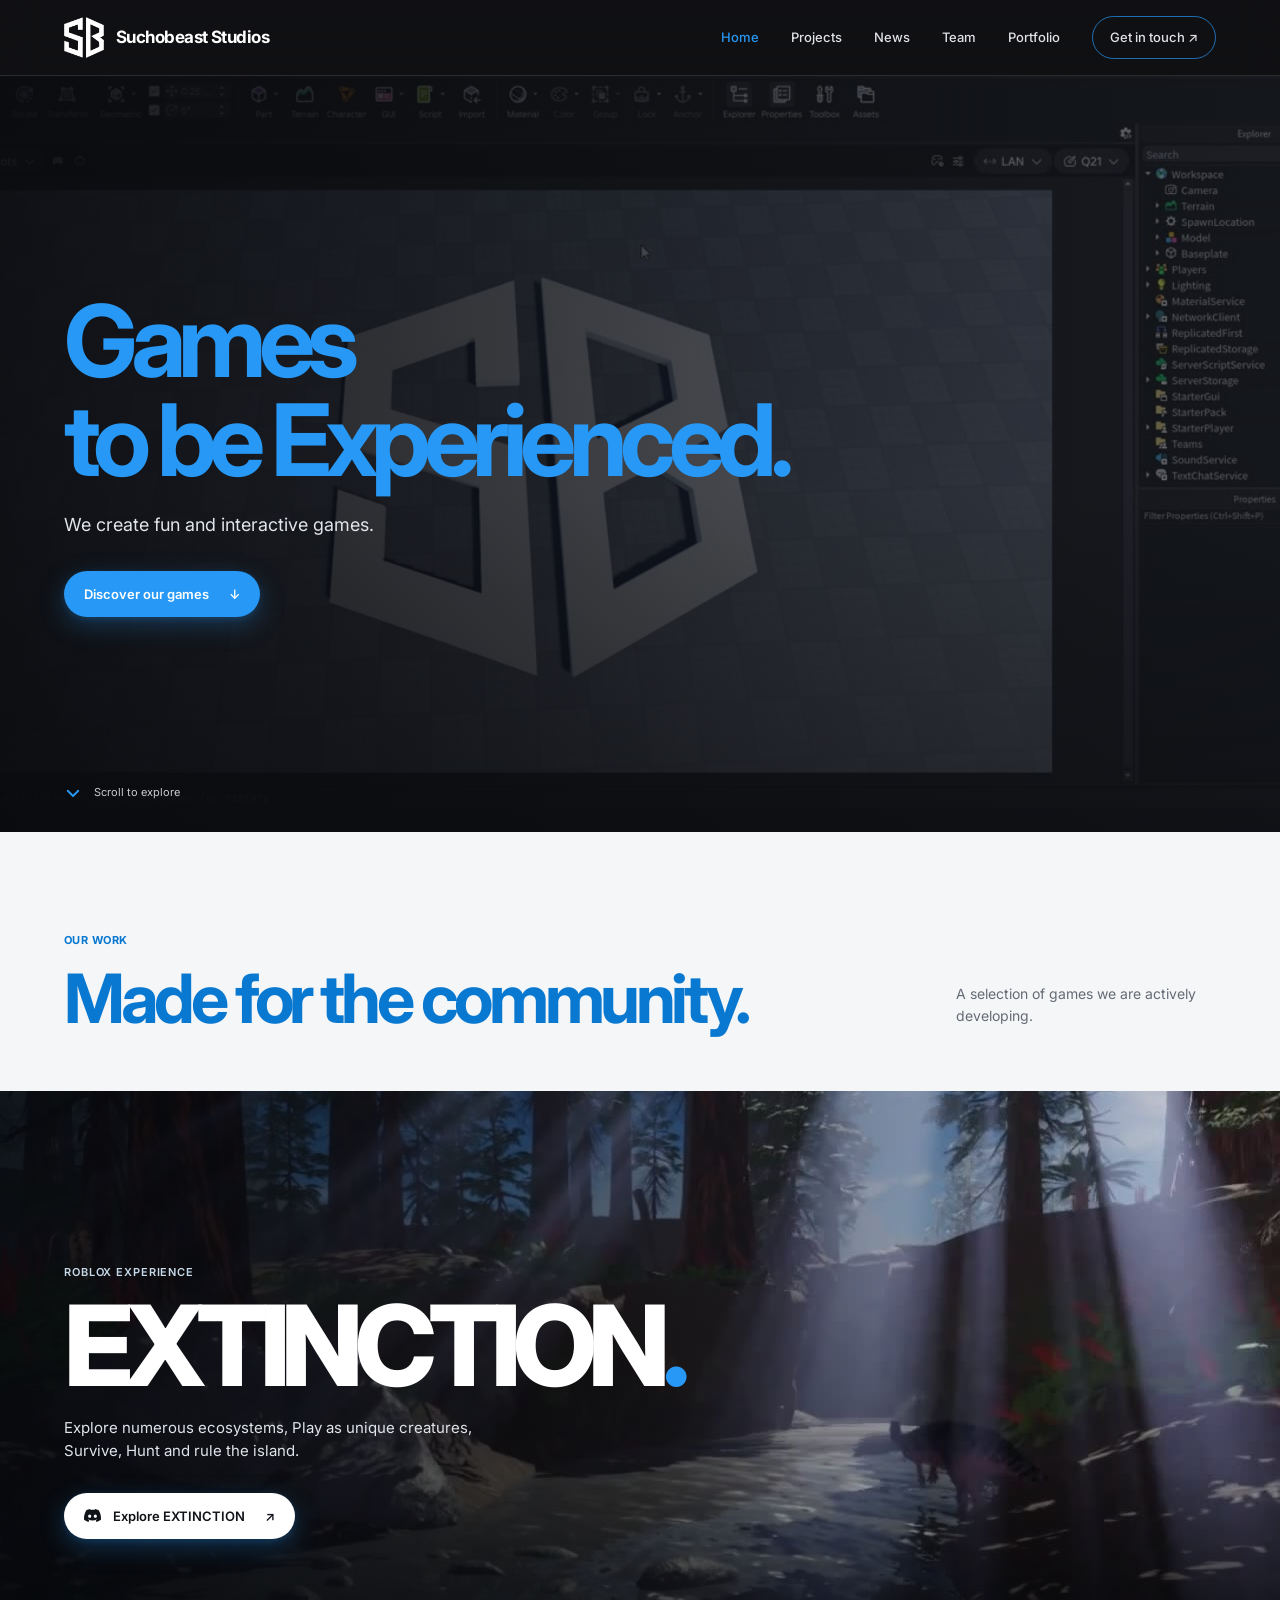
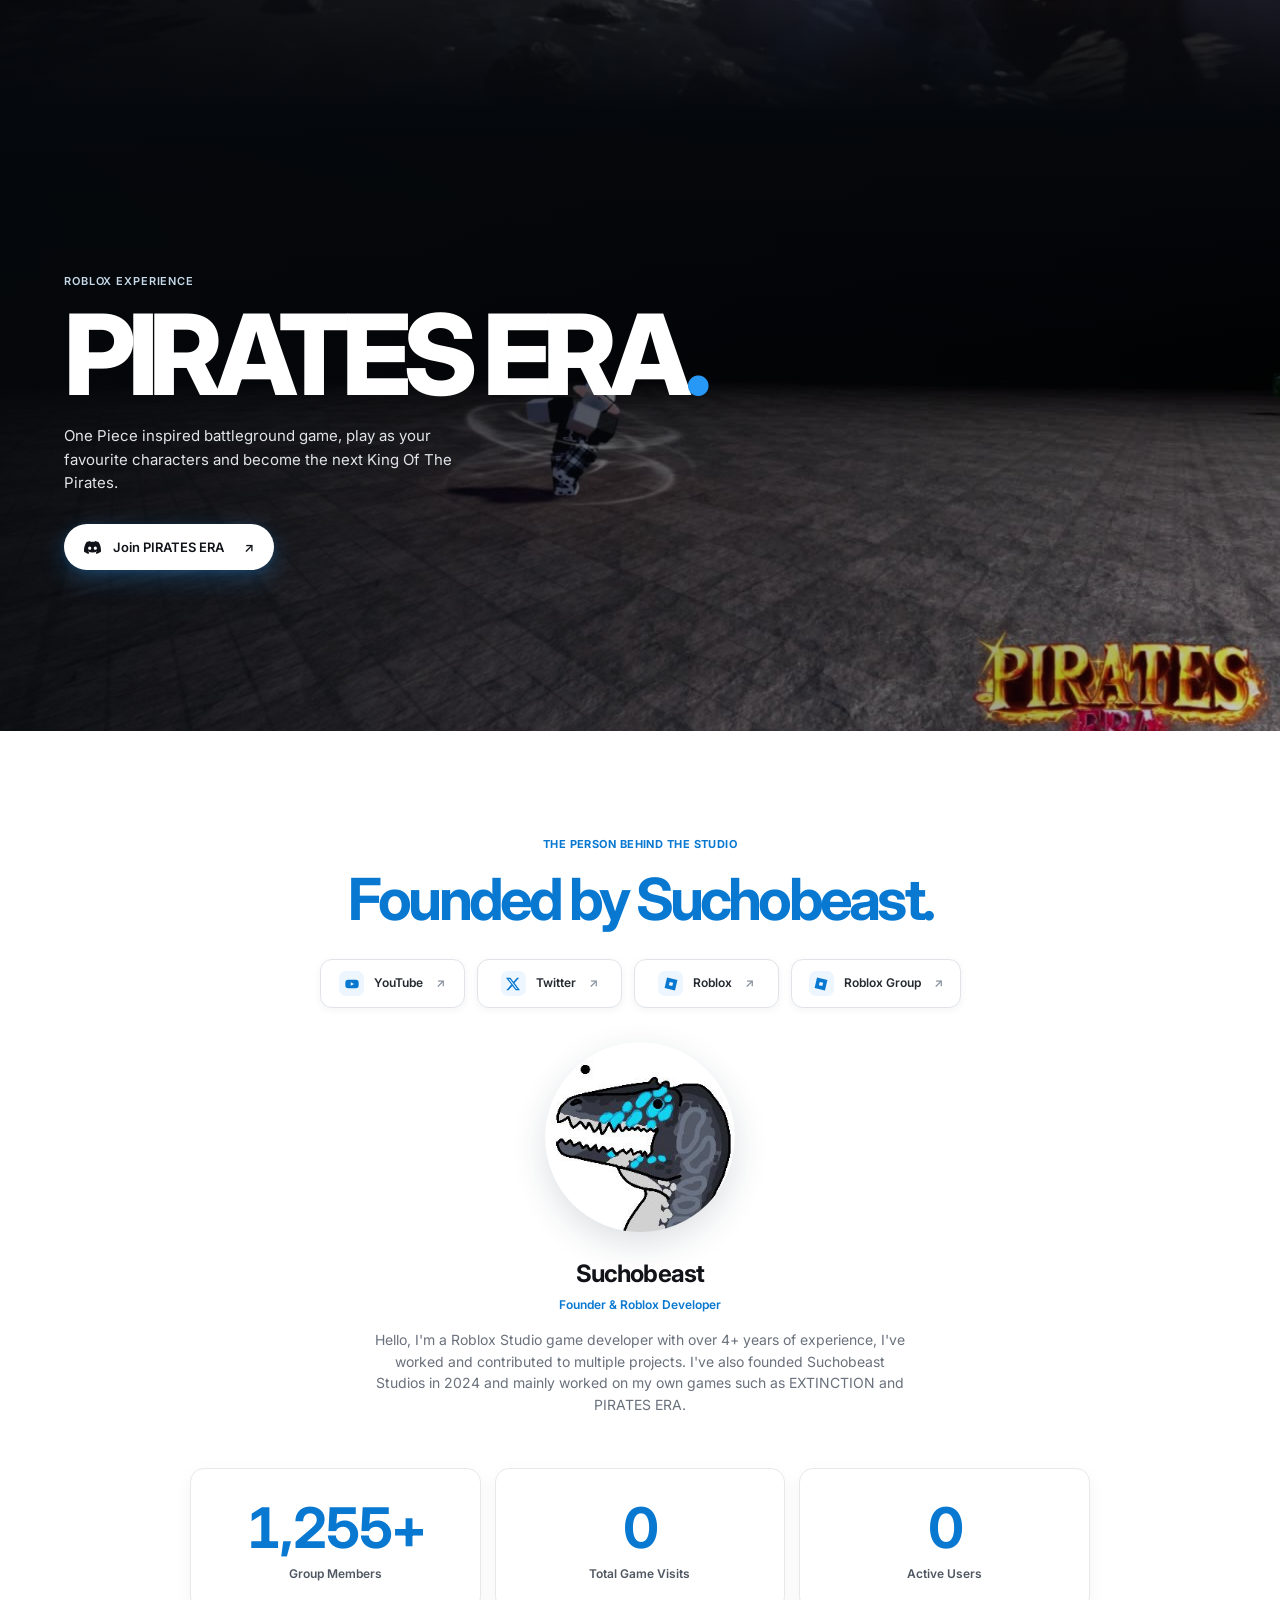
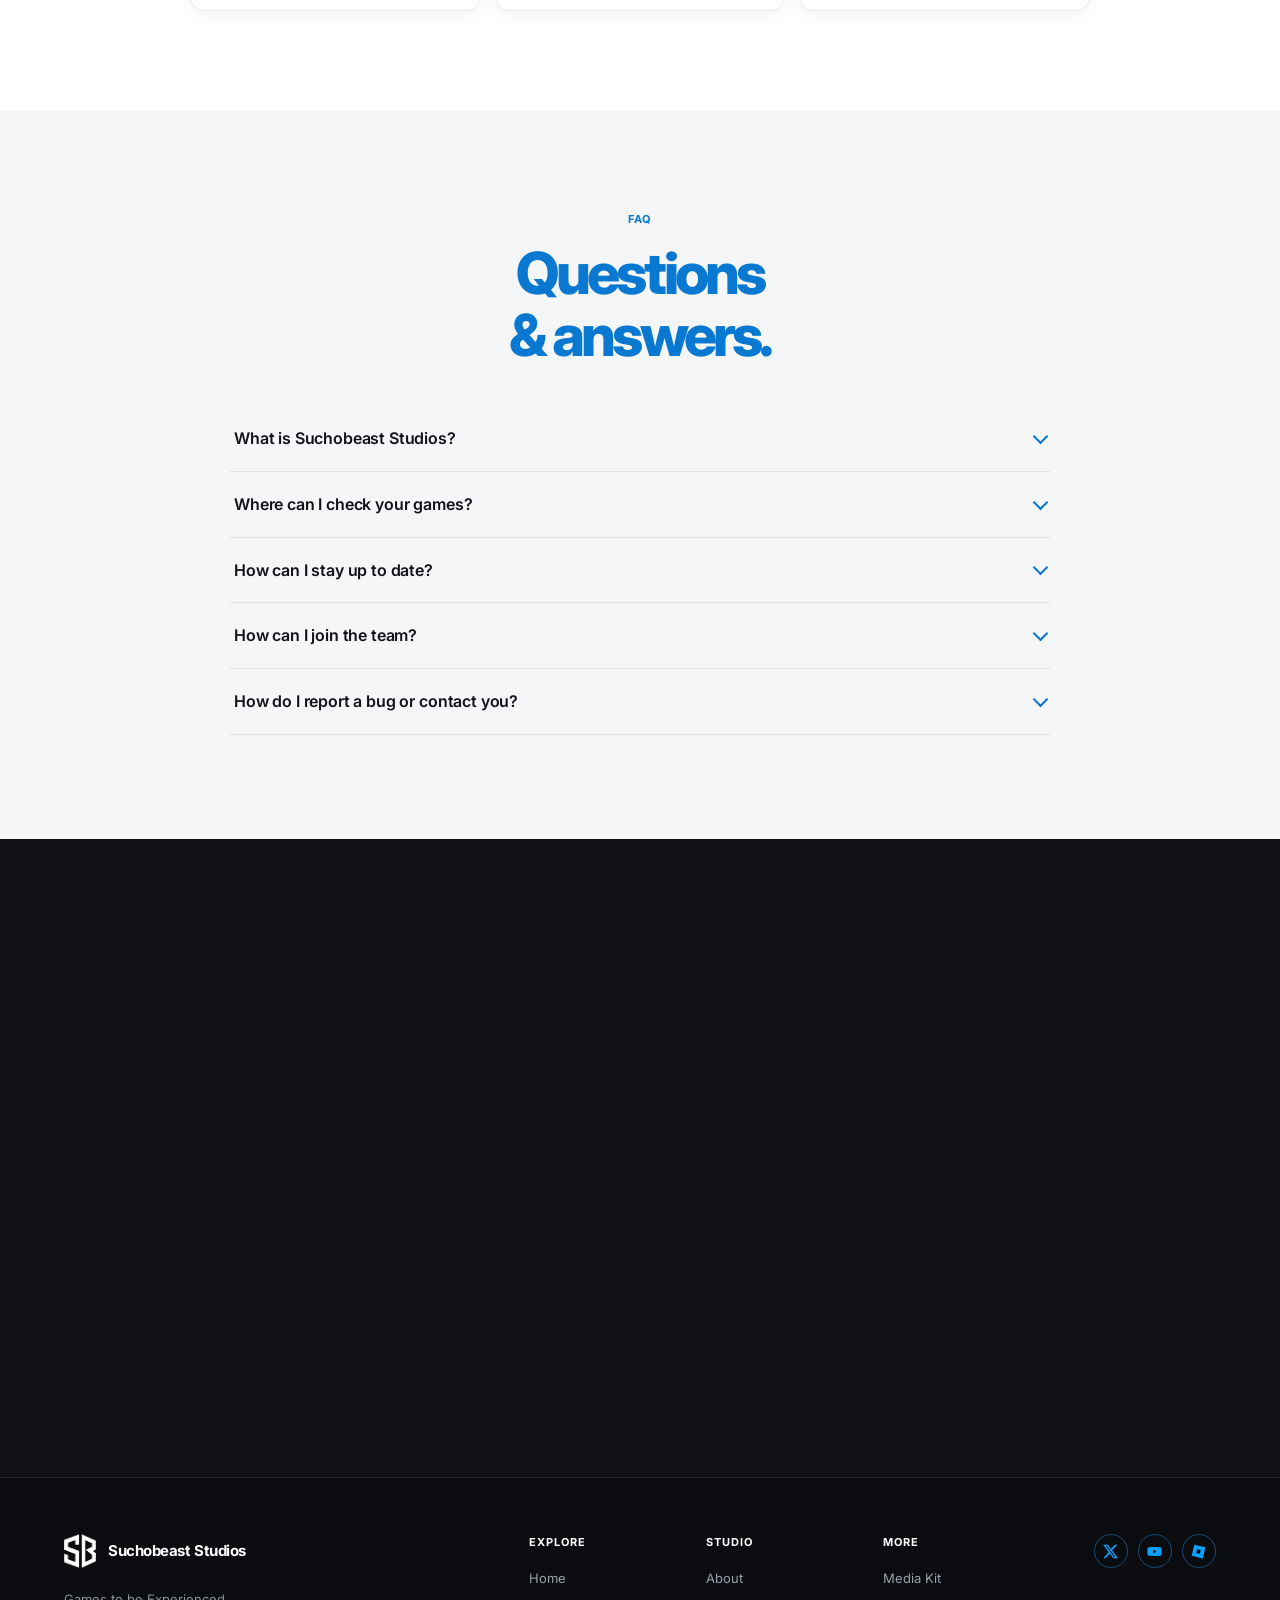
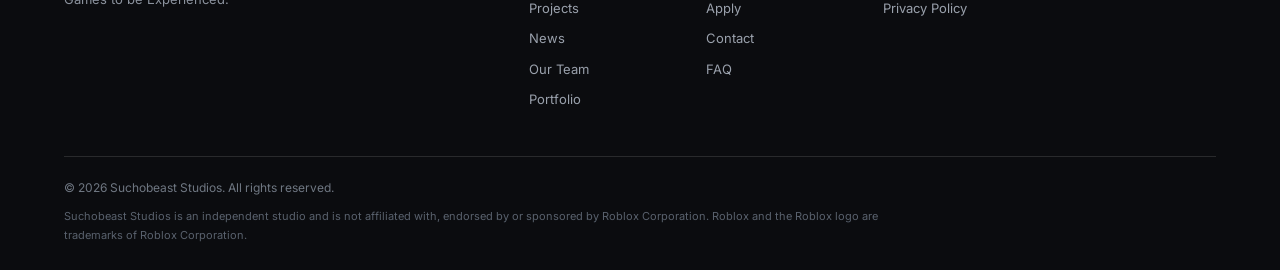
<file: index.html>
<!DOCTYPE html>
<!-- Suchobeast Studios · Home page. Every section is labelled with a comment; names and texts are on their own lines, so they are easy to edit. -->
<html lang="en">
<head>
  <meta charset="UTF-8">
  <meta name="viewport" content="width=device-width, initial-scale=1.0">
  <meta name="description" content="Suchobeast Studios creates games and experiences on Roblox.">
  <meta name="theme-color" content="#101114">
  <title>Suchobeast Studios</title>
  <!-- SEO and social preview tags: replace your-domain.com with your real domain -->
  <link rel="canonical" href="https://your-domain.com/">
  <meta property="og:site_name" content="Suchobeast Studios">
  <meta property="og:type" content="website">
  <meta property="og:title" content="Suchobeast Studios">
  <meta property="og:description" content="Suchobeast Studios creates games and experiences on Roblox.">
  <meta property="og:url" content="https://your-domain.com/">
  <meta property="og:image" content="https://your-domain.com/assets/images/og-image.jpg">
  <meta property="og:image:width" content="1200">
  <meta property="og:image:height" content="630">
  <meta name="twitter:card" content="summary_large_image">
  <meta name="twitter:title" content="Suchobeast Studios">
  <meta name="twitter:description" content="Suchobeast Studios creates games and experiences on Roblox.">
  <meta name="twitter:image" content="https://your-domain.com/assets/images/og-image.jpg">
  <!-- Favicon (browser tab icon) -->
  <link rel="icon" type="image/png" href="assets/images/fav-icon.png">
  <link rel="apple-touch-icon" href="assets/images/fav-icon.png">
  <link rel="preconnect" href="https://fonts.googleapis.com">
  <link rel="preconnect" href="https://fonts.gstatic.com" crossorigin>
  <link href="https://fonts.googleapis.com/css2?family=Inter:wght@400;500;600;700;800&display=swap" rel="stylesheet">
  <!-- Styles and scripts -->
  <link rel="stylesheet" href="css/style.css">
  <script src="js/script.js" defer></script>
</head>
<body>
  <!-- Icon sprite used by the buttons (do not edit) -->
  <svg width="0" height="0" style="position:absolute;overflow:hidden" aria-hidden="true" focusable="false">
    <symbol id="i-discord" viewBox="0 0 24 24"><path d="M20.317 4.3698a19.7913 19.7913 0 00-4.8851-1.5152.0741.0741 0 00-.0785.0371c-.211.3753-.4447.8648-.6083 1.2495-1.8447-.2762-3.68-.2762-5.4868 0-.1636-.3933-.4058-.8742-.6177-1.2495a.077.077 0 00-.0785-.037 19.7363 19.7363 0 00-4.8852 1.515.0699.0699 0 00-.0321.0277C.5334 9.0458-.319 13.5799.0992 18.0578a.0824.0824 0 00.0312.0561c2.0528 1.5076 4.0413 2.4228 5.9929 3.0294a.0777.0777 0 00.0842-.0276c.4616-.6304.8731-1.2952 1.226-1.9942a.076.076 0 00-.0416-.1057c-.6528-.2476-1.2743-.5495-1.8722-.8923a.077.077 0 01-.0076-.1277c.1258-.0943.2517-.1923.3718-.2914a.0743.0743 0 01.0776-.0105c3.9278 1.7933 8.18 1.7933 12.0614 0a.0739.0739 0 01.0785.0095c.1202.099.246.1981.3728.2924a.077.077 0 01-.0066.1276 12.2986 12.2986 0 01-1.873.8914.0766.0766 0 00-.0407.1067c.3604.698.7719 1.3628 1.225 1.9932a.076.076 0 00.0842.0286c1.961-.6067 3.9495-1.5219 6.0023-3.0294a.077.077 0 00.0313-.0552c.5004-5.177-.8382-9.6739-3.5485-13.6604a.061.061 0 00-.0312-.0286zM8.02 15.3312c-1.1825 0-2.1569-1.0857-2.1569-2.419 0-1.3332.9555-2.4189 2.157-2.4189 1.2108 0 2.1757 1.0952 2.1568 2.419 0 1.3332-.9555 2.4189-2.1569 2.4189zm7.9748 0c-1.1825 0-2.1569-1.0857-2.1569-2.419 0-1.3332.9554-2.4189 2.1569-2.4189 1.2108 0 2.1757 1.0952 2.1568 2.419 0 1.3332-.946 2.4189-2.1568 2.4189z"/></symbol>
    <symbol id="i-mail" viewBox="0 0 24 24"><g fill="none" stroke="currentColor" stroke-width="2" stroke-linecap="round" stroke-linejoin="round"><rect x="3" y="5" width="18" height="14" rx="2.5"/><path d="M3.5 7.5l8.5 6 8.5-6"/></g></symbol>
  </svg>

  <!-- ===== Header: logo and main navigation ===== -->
  <header class="site-header">
    <a class="brand" href="#home" aria-label="Suchobeast Studios home">
      <img src="assets/images/logo.png" alt="" class="brand-logo">
      <span class="brand-text">Suchobeast Studios</span>
    </a>
    <!-- Mobile menu button -->
    <button class="menu-toggle" type="button" aria-label="Open navigation" aria-expanded="false">
      <span></span>
      <span></span>
    </button>
    <!-- Main menu: edit the link names or addresses here -->
    <nav class="main-nav" aria-label="Main navigation">
      <a class="nav-link active" href="#home">Home</a>
      <a class="nav-link" href="projects.html">Projects</a>
      <a class="nav-link" href="news.html">News</a>
      <a class="nav-link" href="team.html">Team</a>
      <a class="nav-link" href="portfolio.html">Portfolio</a>
      <a class="nav-cta" href="#contact">Get in touch <span>↗</span></a>
    </nav>
  </header>

  <!-- ===== Page content ===== -->
  <main>
    <!-- ===== Hero: background video, title and button ===== -->
    <section class="hero" id="home">
      <!-- Hero background video (assets/videos/hero-loop.mp4) -->
      <video class="hero-video" autoplay muted loop playsinline poster="assets/images/hero-poster.jpg">
        <source src="assets/videos/hero-loop.mp4" type="video/mp4">
      </video>
      <div class="hero-shade"></div>
      <!-- Hero title and call to action: edit the text here -->
      <div class="hero-content">
        <h1 class="type-on-view">Games<br>to be <span>Experienced.</span></h1>
        <p class="hero-copy reveal">We create fun and interactive games.</p>
        <a class="button button-blue reveal" href="#projects">
          Discover our games
          <span>↓</span>
        </a>
      </div>
      <!-- "Scroll to explore" link -->
      <a class="hero-scroll" href="#projects">
        <svg viewBox="0 0 24 24" aria-hidden="true"><path d="M5 9l7 7 7-7"/></svg>
        Scroll to explore
      </a>
    </section>

    <!-- ===== Projects preview: the two games ===== -->
    <section class="projects" id="projects" aria-label="Our projects">
      <!-- Section title -->
      <div class="projects-heading">
        <div>
          <p class="eyebrow reveal">OUR WORK</p>
          <h2 class="type-on-view">Made for the<span> community.</span></h2>
        </div>
        <p class="projects-intro reveal">A selection of games we are actively developing.</p>
      </div>
      <!-- Project banner: EXTINCTION (title, text and button link) -->
      <article class="project-banner project-extinction">
        <video class="project-video" autoplay muted loop playsinline poster="assets/images/extinction-poster.jpg">
          <source src="assets/videos/extinction-showcase.mp4" type="video/mp4">
        </video>
        <div class="project-shade"></div>
        <div class="project-content reveal">
          <p class="project-label">ROBLOX EXPERIENCE</p>
          <h3>EXTINCTION<span>.</span></h3>
          <p>Explore numerous ecosystems, Play as unique creatures, Survive, Hunt and rule the island.</p>
          <a class="button button-light button-glow" href="https://discord.gg/Aknn99nTuk" target="_blank" rel="noopener">
            <svg class="ico" aria-hidden="true"><use href="#i-discord"/></svg>
            Explore EXTINCTION
            <span>↗</span>
          </a>
        </div>
      </article>
      <!-- Project banner: PIRATES ERA (title, text and button link) -->
      <article class="project-banner project-next">
        <video class="project-video" autoplay muted loop playsinline poster="assets/images/pirates-era-poster.jpg">
          <source src="assets/videos/pirates-era-showcase.mp4" type="video/mp4">
        </video>
        <div class="project-shade"></div>
        <div class="project-content reveal">
          <p class="project-label">ROBLOX EXPERIENCE</p>
          <h3>PIRATES ERA<span>.</span></h3>
          <p>One Piece inspired battleground game, play as your favourite characters and become the next King Of The Pirates.</p>
          <a class="button button-light button-glow" href="https://discord.gg/PXRrnYbssF" target="_blank" rel="noopener">
            <svg class="ico" aria-hidden="true"><use href="#i-discord"/></svg>
            Join PIRATES ERA
            <span>↗</span>
          </a>
        </div>
      </article>
    </section>

    <!-- ===== About: founder, social links and studio stats ===== -->
    <section class="founder" id="about">
      <div class="founder-inner">
        <p class="eyebrow reveal">THE PERSON BEHIND THE STUDIO</p>
        <h2 class="founder-title type-on-view">Founded by <span>Suchobeast.</span></h2>
        <!-- Social links -->
        <div class="social-row reveal">
          <a class="social-pill" href="https://www.youtube.com/@SUCHOB3AST" target="_blank" rel="noopener">
            <span class="social-icon"><img src="assets/icons/youtube.svg" alt=""></span>
            YouTube
            <span class="external">↗</span>
          </a>
          <a class="social-pill" href="https://x.com/SUCH0B3AST" target="_blank" rel="noopener">
            <span class="social-icon"><img src="assets/icons/twitter.svg" alt=""></span>
            Twitter
            <span class="external">↗</span>
          </a>
          <a class="social-pill" href="https://www.roblox.com/users/2882913586/profile" target="_blank" rel="noopener">
            <span class="social-icon"><img src="assets/icons/roblox.svg" alt=""></span>
            Roblox
            <span class="external">↗</span>
          </a>
          <a class="social-pill" href="https://www.roblox.com/communities/16744488/Suchobeast-Studios" target="_blank" rel="noopener">
            <span class="social-icon"><img src="assets/icons/roblox.svg" alt=""></span>
            Roblox Group
            <span class="external">↗</span>
          </a>
        </div>
        <!-- Founder photo (assets/images/Founder.jpg) -->
        <div class="founder-photo reveal">
          <img src="assets/images/Founder.jpg" alt="Suchobeast">
        </div>
        <!-- Founder name, role and description: edit the text here -->
        <div class="founder-bio reveal">
          <h3>Suchobeast</h3>
          <p class="founder-role">Founder &amp; Roblox Developer</p>
          <p>Hello, I'm a Roblox Studio game developer with over 4+ years of experience, I've worked and contributed to multiple projects. I've also founded Suchobeast Studios in 2024 and mainly worked on my own games such as EXTINCTION and PIRATES ERA.</p>
        </div>
        <!-- ✏️ EDIT YOUR NUMBERS HERE: change only data-count (and data-suffix, e.g. "+") -->
        <div class="stats-grid reveal" aria-label="Studio statistics">
          <div class="stat-card">
            <strong><b class="count" data-count="1500" data-suffix="+">0</b></strong>
            <span>Group Members</span>
          </div>
          <div class="stat-card">
            <strong><b class="count" data-count="0">0</b></strong>
            <span>Total Game Visits</span>
          </div>
          <div class="stat-card">
            <strong><b class="count" data-count="0">0</b></strong>
            <span>Active Users</span>
          </div>
        </div>
      </div>
    </section>

    <!-- ===== FAQ: each question is one <details> block, copy a block to add a question ===== -->
    <section class="faq-section faq-light" id="faq">
      <div class="faq-wrap">
        <p class="eyebrow reveal">FAQ</p>
        <h2 class="type-on-view">Questions<br><span>&amp; answers.</span></h2>
        <div class="faq light">
          <details class="faq-item" name="faq-home">
            <summary>What is Suchobeast Studios?</summary>
            <div>
              <p>An independent studio founded in 2024 by Suchobeast, creating games and experiences on Roblox.</p>
            </div>
          </details>
          <details class="faq-item" name="faq-home">
            <summary>Where can I check your games?</summary>
            <div>
              <p>You can find our projects in the <a href="projects.html">Projects</a>. Check their Wiki and Discord for further informations and news.</p>
            </div>
          </details>
          <details class="faq-item" name="faq-home">
            <summary>How can I stay up to date?</summary>
            <div>
              <p>Follow the <a href="news.html">News</a> page and join the Discord servers of EXTINCTION and PIRATES ERA for announcements and updates.</p>
            </div>
          </details>
          <details class="faq-item" name="faq-home">
            <summary>How can I join the team?</summary>
            <div>
              <p>Go to the <a href="team.html#apply">Our Team</a> page and send the application form. We read every application.</p>
            </div>
          </details>
          <details class="faq-item" name="faq-home">
            <summary>How do I report a bug or contact you?</summary>
            <div>
              <p>For in-game bugs use the Discord server of the game. For anything else use the contact form below or write to <a href="mailto:suchobeaststudios@gmail.com">suchobeast-studios@gmail.com</a>.</p>
            </div>
          </details>
        </div>
      </div>
    </section>

    <!-- ===== Contact: text and message form ===== -->
    <section class="contact" id="contact">
      <div class="contact-inner">
        <!-- Contact text and email address -->
        <div class="contact-copy-block reveal">
          <p class="eyebrow">GET IN TOUCH</p>
          <h2 class="type-on-view">Let's make<br><span>something great.</span></h2>
          <p>Have a question, an idea or a collaboration in mind? Send us a message via email.</p>         
          <a class="contact-email" href="mailto:suchobeast-studios@gmail.com">
            <svg class="ico" aria-hidden="true"><use href="#i-mail"/></svg>
            suchobeast-studios@gmail.com
            <span>↗</span>
          </a>
        </div>
        <!-- Contact form (sent with Web3Forms: the key is in js/script.js) -->
        <form class="contact-form reveal" id="contact-form" novalidate data-ajax data-subject="Website inquiry from" data-success="Message sent. Thank you, we will get back to you soon.">
          <input type="text" name="_honey" tabindex="-1" autocomplete="off" class="hp" aria-hidden="true">
          <label for="name">Name</label>
          <input id="name" name="name" type="text" placeholder="Your name" required>
          <label for="email">Email</label>
          <input id="email" name="email" type="email" placeholder="Your email" required>
          <label for="message">Message</label>
          <textarea id="message" name="message" rows="4" placeholder="How can we help?" required></textarea>
          <button class="button button-blue" type="submit">
            Send message
            <span>↗</span>
          </button>
          <p class="form-note" id="form-note" role="status" aria-live="polite">We usually reply within a few days.</p>
        </form>
      </div>
    </section>
  </main>

  <!-- ===== Footer: links, social icons and legal text ===== -->
  <footer class="site-footer">
    <div class="footer-main">
      <!-- Footer logo and tagline -->
      <div class="footer-brand">
        <a class="footer-logo" href="#home" aria-label="Suchobeast Studios home">
          <img src="assets/images/logo.png" alt="">
          <span class="brand-text">Suchobeast Studios</span>
        </a>
        <p class="footer-tag">Games to be Experienced.</p>
      </div>
      <!-- Footer link columns (Explore / Studio / More) -->
      <nav class="footer-cols" aria-label="Footer navigation">
        <div>
          <h4>Explore</h4>
          <a href="#home">Home</a>
          <a href="projects.html">Projects</a>
          <a href="news.html">News</a>
          <a href="team.html">Our Team</a>
          <a href="portfolio.html">Portfolio</a>
        </div>
        <div>
          <h4>Studio</h4>
          <a href="#about">About</a>
          <a href="team.html#apply">Apply</a>
          <a href="#contact">Contact</a>
          <a href="#faq">FAQ</a>
        </div>
        <div>
          <h4>More</h4>
          <a href="media-kit.html">Media Kit</a>
          <a href="privacy.html">Privacy Policy</a>
        </div>
      </nav>
      <!-- Footer social icons (Twitter, YouTube, Roblox Group) -->
      <div class="footer-social" aria-label="Social links">
        <a href="https://x.com/Suchobeastudios" target="_blank" rel="noopener" aria-label="Twitter">
          <img src="assets/icons/twitter.svg" alt="">
        </a>
        <a href="https://www.youtube.com/@SUCHOB3AST" target="_blank" rel="noopener" aria-label="YouTube">
          <img src="assets/icons/youtube.svg" alt="">
        </a>
        <a href="https://www.roblox.com/communities/16744488/Suchobeast-Studios" target="_blank" rel="noopener" aria-label="Roblox Group">
          <img src="assets/icons/roblox.svg" alt="">
        </a>
      </div>
    </div>
    <!-- Copyright and legal disclaimer -->
    <div class="footer-bottom">
      <p>© <span id="year"></span> Suchobeast Studios. All rights reserved.</p>
      <p class="footer-legal">Suchobeast Studios is an independent studio and is not affiliated with, endorsed by or sponsored by Roblox Corporation. Roblox and the Roblox logo are trademarks of Roblox Corporation.</p>
    </div>
  </footer>
</body>
</html>
</file>
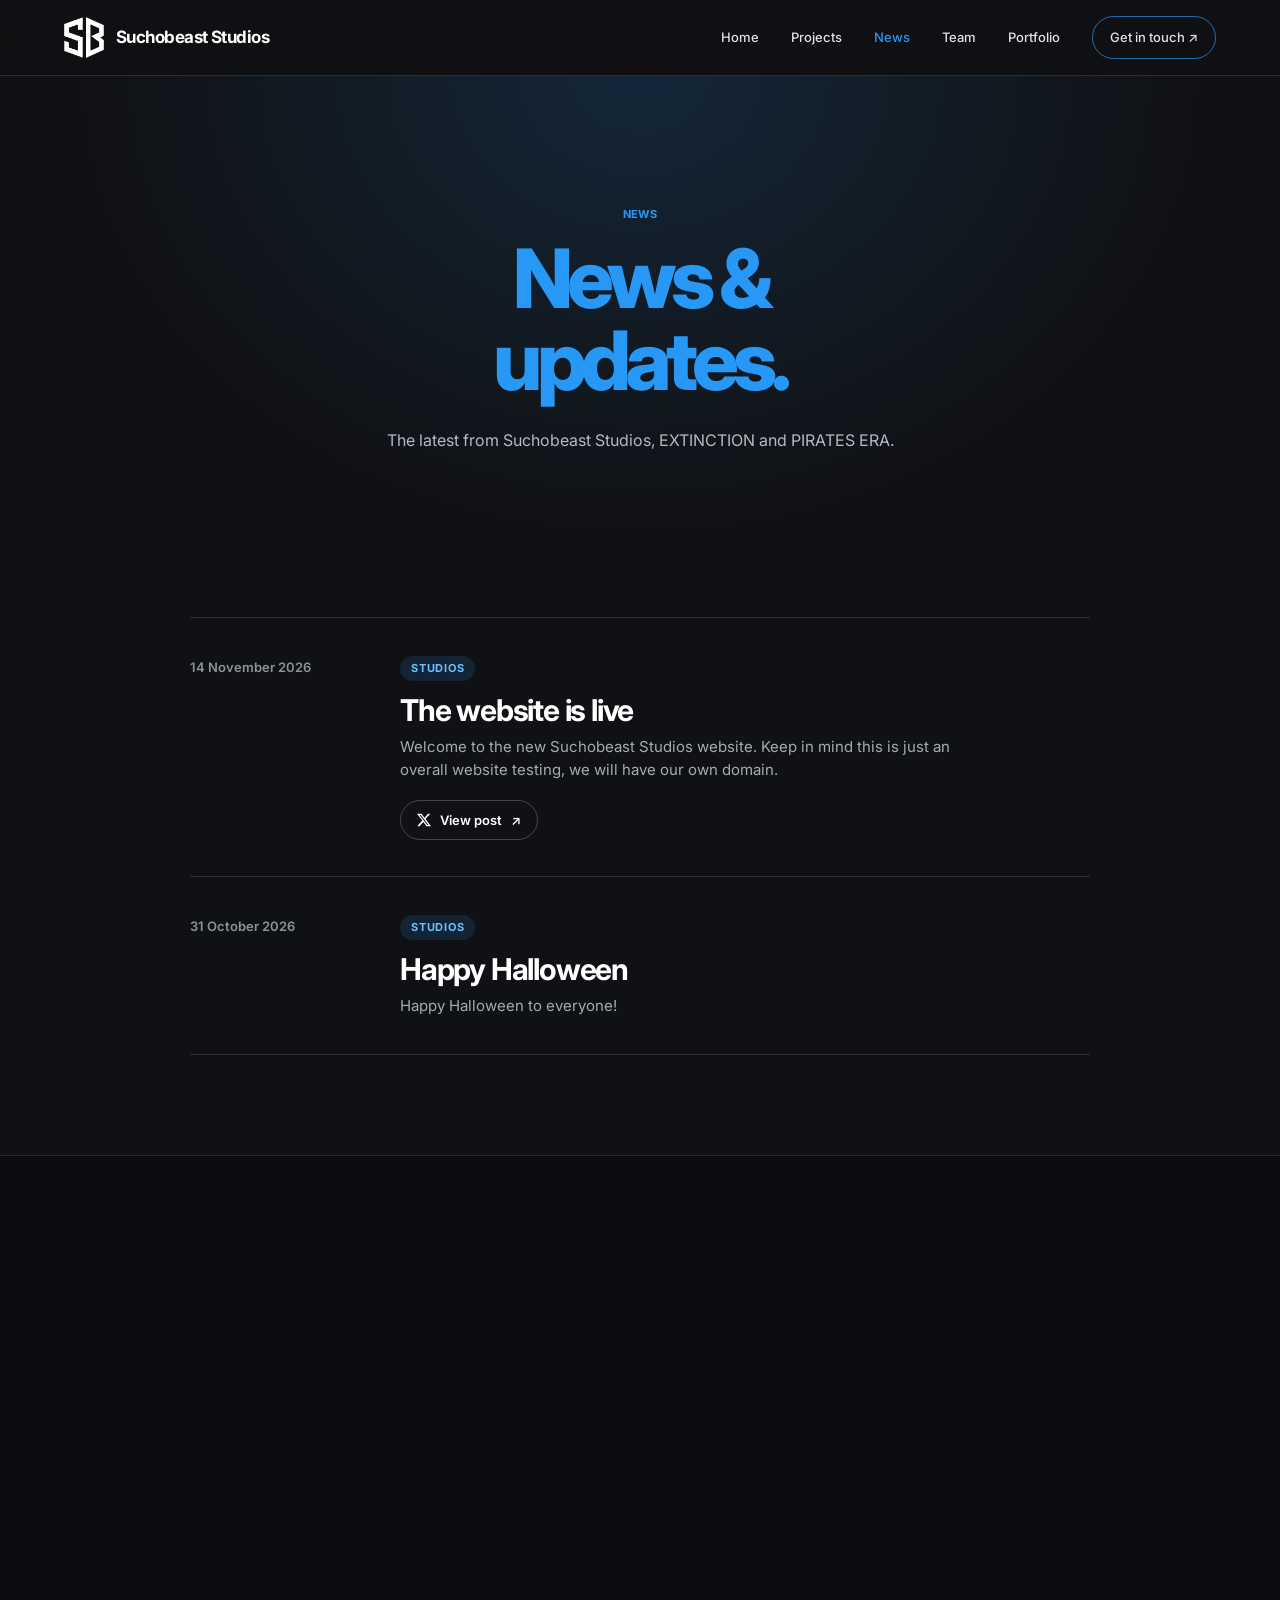
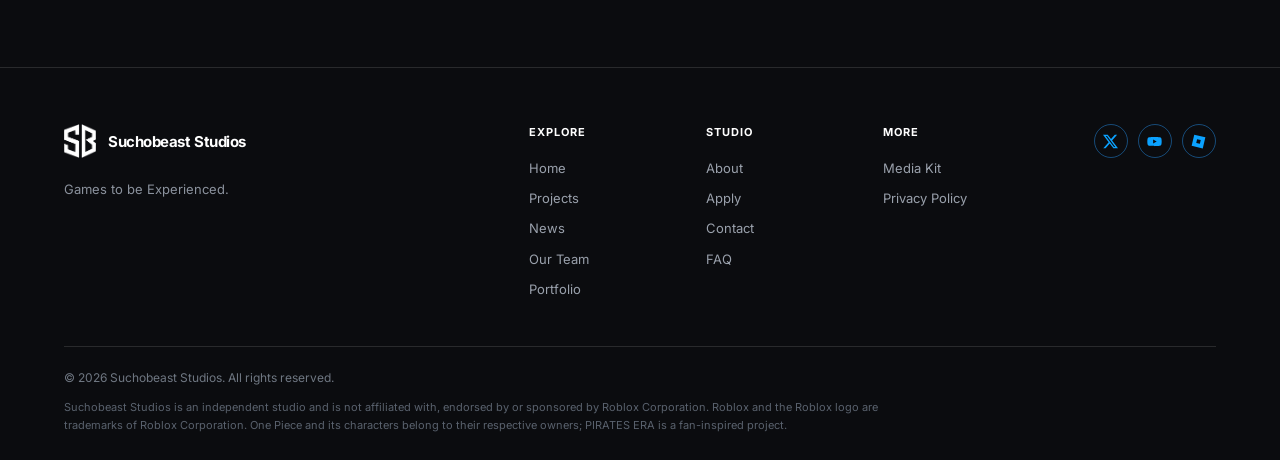
<file: news.html>
<!DOCTYPE html>
<!-- Suchobeast Studios · News page. Every section is labelled with a comment; names and texts are on their own lines, so they are easy to edit. -->
<html lang="en">
<head>
  <meta charset="UTF-8">
  <meta name="viewport" content="width=device-width, initial-scale=1.0">
  <meta name="description" content="News and updates from Suchobeast Studios, EXTINCTION and PIRATES ERA.">
  <meta name="theme-color" content="#101114">
  <title>News · Suchobeast Studios</title>
  <!-- SEO and social preview tags: replace your-domain.com with your real domain -->
  <link rel="canonical" href="https://your-domain.com/news.html">
  <meta property="og:site_name" content="Suchobeast Studios">
  <meta property="og:type" content="website">
  <meta property="og:title" content="News | Suchobeast Studios">
  <meta property="og:description" content="News and updates from Suchobeast Studios, EXTINCTION and PIRATES ERA.">
  <meta property="og:url" content="https://your-domain.com/news.html">
  <meta property="og:image" content="https://your-domain.com/assets/images/og-image.jpg">
  <meta property="og:image:width" content="1200">
  <meta property="og:image:height" content="630">
  <meta name="twitter:card" content="summary_large_image">
  <meta name="twitter:title" content="News · Suchobeast Studios">
  <meta name="twitter:description" content="News and updates from Suchobeast Studios, EXTINCTION and PIRATES ERA.">
  <meta name="twitter:image" content="https://your-domain.com/assets/images/og-image.jpg">
  <!-- Favicon (browser tab icon) -->
  <link rel="icon" type="image/png" href="assets/images/fav-icon.png">
  <link rel="apple-touch-icon" href="assets/images/fav-icon.png">
  <link rel="preconnect" href="https://fonts.googleapis.com">
  <link rel="preconnect" href="https://fonts.gstatic.com" crossorigin>
  <link href="https://fonts.googleapis.com/css2?family=Inter:wght@400;500;600;700;800&display=swap" rel="stylesheet">
  <!-- Styles and scripts -->
  <link rel="stylesheet" href="css/style.css">
  <script src="js/script.js" defer></script>
</head>
<body>
  <!-- Icon sprite used by the buttons (do not edit) -->
  <svg width="0" height="0" style="position:absolute;overflow:hidden" aria-hidden="true" focusable="false">
    <symbol id="i-discord" viewBox="0 0 24 24"><path d="M20.317 4.3698a19.7913 19.7913 0 00-4.8851-1.5152.0741.0741 0 00-.0785.0371c-.211.3753-.4447.8648-.6083 1.2495-1.8447-.2762-3.68-.2762-5.4868 0-.1636-.3933-.4058-.8742-.6177-1.2495a.077.077 0 00-.0785-.037 19.7363 19.7363 0 00-4.8852 1.515.0699.0699 0 00-.0321.0277C.5334 9.0458-.319 13.5799.0992 18.0578a.0824.0824 0 00.0312.0561c2.0528 1.5076 4.0413 2.4228 5.9929 3.0294a.0777.0777 0 00.0842-.0276c.4616-.6304.8731-1.2952 1.226-1.9942a.076.076 0 00-.0416-.1057c-.6528-.2476-1.2743-.5495-1.8722-.8923a.077.077 0 01-.0076-.1277c.1258-.0943.2517-.1923.3718-.2914a.0743.0743 0 01.0776-.0105c3.9278 1.7933 8.18 1.7933 12.0614 0a.0739.0739 0 01.0785.0095c.1202.099.246.1981.3728.2924a.077.077 0 01-.0066.1276 12.2986 12.2986 0 01-1.873.8914.0766.0766 0 00-.0407.1067c.3604.698.7719 1.3628 1.225 1.9932a.076.076 0 00.0842.0286c1.961-.6067 3.9495-1.5219 6.0023-3.0294a.077.077 0 00.0313-.0552c.5004-5.177-.8382-9.6739-3.5485-13.6604a.061.061 0 00-.0312-.0286zM8.02 15.3312c-1.1825 0-2.1569-1.0857-2.1569-2.419 0-1.3332.9555-2.4189 2.157-2.4189 1.2108 0 2.1757 1.0952 2.1568 2.419 0 1.3332-.9555 2.4189-2.1569 2.4189zm7.9748 0c-1.1825 0-2.1569-1.0857-2.1569-2.419 0-1.3332.9554-2.4189 2.1569-2.4189 1.2108 0 2.1757 1.0952 2.1568 2.419 0 1.3332-.946 2.4189-2.1568 2.4189z"/></symbol>
    <symbol id="i-twitter" viewBox="0 0 24 24"><path d="M18.901 1.153h3.68l-8.04 9.19L24 22.846h-7.406l-5.8-7.584-6.638 7.584H.474l8.6-9.83L0 1.154h7.594l5.243 6.932ZM17.61 20.644h2.039L6.486 3.24H4.298Z"/></symbol>
  </svg>

  <!-- ===== Header: logo and main navigation ===== -->
  <header class="site-header">
    <a class="brand" href="index.html" aria-label="Suchobeast Studios home">
      <img src="assets/images/logo.png" alt="" class="brand-logo">
      <span class="brand-text">Suchobeast Studios</span>
    </a>
    <!-- Mobile menu button -->
    <button class="menu-toggle" type="button" aria-label="Open navigation" aria-expanded="false">
      <span></span>
      <span></span>
    </button>
    <!-- Main menu: edit the link names or addresses here -->
    <nav class="main-nav" aria-label="Main navigation">
      <a class="nav-link" href="index.html">Home</a>
      <a class="nav-link" href="projects.html">Projects</a>
      <a class="nav-link active" href="news.html" aria-current="page">News</a>
      <a class="nav-link" href="team.html">Team</a>
      <a class="nav-link" href="portfolio.html">Portfolio</a>
      <a class="nav-cta" href="index.html#contact">Get in touch <span>↗</span></a>
    </nav>
  </header>

  <!-- ===== Page content ===== -->
  <main class="pf-page">
    <!-- ===== News intro ===== -->
    <section class="pf-hero">
      <div class="pf-inner">
        <p class="eyebrow reveal">NEWS</p>
        <h1 class="type-on-view">News &amp;<br><span>updates.</span></h1>
        <p class="pf-lead reveal">The latest from Suchobeast Studios, EXTINCTION and PIRATES ERA.</p>
      </div>
    </section>

    <!-- ===== News posts, newest first ===== -->
    <section class="news-list news-light">
      <div class="news-inner">
        <!-- ✏️ ADD A NEWS POST: copy one <article class="post reveal">…</article> block and paste it at the TOP of the list (newest first).
         Change the date, the tag (Studio / EXTINCTION / PIRATES ERA), the title and the text. For "View post", replace the href with the link of the specific tweet. -->
        <article class="post reveal">
          <div class="post-meta">
            <time datetime="2026-11-14">14 November 2026</time>
          </div>
          <div><span class="tag">Studios</span><h2>The website is live</h2><p>Welcome to the new Suchobeast Studios website. Keep in mind this is just an overall website testing, we will have our own domain.</p><a class="post-link" href="https://x.com/Suchobeastudios" target="_blank" rel="noopener"><svg class="ico" aria-hidden="true"><use href="#i-twitter"/></svg>View post <span>↗</span></a></div>
        </article>
        <!-- News post: change the date, tag, title, text and the "View post" link -->
        <article class="post reveal">
          <div class="post-meta">
            <time datetime="2026-10-31">31 October 2026</time>
          </div>
          <div><span class="tag">Studios</span><h2>Happy Halloween</h2><p>Happy Halloween to everyone!</p></div>
        </article>
      </div>
    </section>

    <!-- ===== Discord links ===== -->
    <section class="pj-cta">
      <div class="pj-cta-inner">
        <p class="eyebrow reveal">DON'T MISS ANYTHING</p>
        <h2 class="type-on-view">Follow the<br><span>announcements.</span></h2>
        <p class="pj-cta-copy reveal">Every game update is announced first on our Discord servers.</p>
        <div class="pj-cta-buttons reveal">
          <a class="button button-blue" href="https://discord.gg/Aknn99nTuk" target="_blank" rel="noopener">
            <svg class="ico" aria-hidden="true"><use href="#i-discord"/></svg>
            EXTINCTION Discord
            <span>↗</span>
          </a>
          <a class="button button-blue" href="https://discord.gg/PXRrnYbssF" target="_blank" rel="noopener">
            <svg class="ico" aria-hidden="true"><use href="#i-discord"/></svg>
            PIRATES ERA Discord
            <span>↗</span>
          </a>
        </div>
      </div>
    </section>
  </main>

  <!-- ===== Footer: links, social icons and legal text ===== -->
  <footer class="site-footer">
    <div class="footer-main">
      <!-- Footer logo and tagline -->
      <div class="footer-brand">
        <a class="footer-logo" href="index.html" aria-label="Suchobeast Studios home">
          <img src="assets/images/logo.png" alt="">
          <span class="brand-text">Suchobeast Studios</span>
        </a>
        <p class="footer-tag">Games to be Experienced.</p>
      </div>
      <!-- Footer link columns (Explore / Studio / More) -->
      <nav class="footer-cols" aria-label="Footer navigation">
        <div>
          <h4>Explore</h4>
          <a href="index.html">Home</a>
          <a href="projects.html">Projects</a>
          <a href="news.html">News</a>
          <a href="team.html">Our Team</a>
          <a href="portfolio.html">Portfolio</a>
        </div>
        <div>
          <h4>Studio</h4>
          <a href="index.html#about">About</a>
          <a href="team.html#apply">Apply</a>
          <a href="index.html#contact">Contact</a>
          <a href="index.html#faq">FAQ</a>
        </div>
        <div>
          <h4>More</h4>
          <a href="media-kit.html">Media Kit</a>
          <a href="privacy.html">Privacy Policy</a>
        </div>
      </nav>
      <!-- Footer social icons (Twitter, YouTube, Roblox Group) -->
      <div class="footer-social" aria-label="Social links">
        <a href="https://x.com/Suchobeastudios" target="_blank" rel="noopener" aria-label="Twitter">
          <img src="assets/icons/twitter.svg" alt="">
        </a>
        <a href="https://www.youtube.com/@SUCHOB3AST" target="_blank" rel="noopener" aria-label="YouTube">
          <img src="assets/icons/youtube.svg" alt="">
        </a>
        <a href="https://www.roblox.com/communities/16744488/Suchobeast-Studios" target="_blank" rel="noopener" aria-label="Roblox Group">
          <img src="assets/icons/roblox.svg" alt="">
        </a>
      </div>
    </div>
    <!-- Copyright and legal disclaimer -->
    <div class="footer-bottom">
      <p>© <span id="year"></span> Suchobeast Studios. All rights reserved.</p>
      <p class="footer-legal">Suchobeast Studios is an independent studio and is not affiliated with, endorsed by or sponsored by Roblox Corporation. Roblox and the Roblox logo are trademarks of Roblox Corporation. One Piece and its characters belong to their respective owners; PIRATES ERA is a fan-inspired project.</p>
    </div>
  </footer>
</body>
</html>
</file>
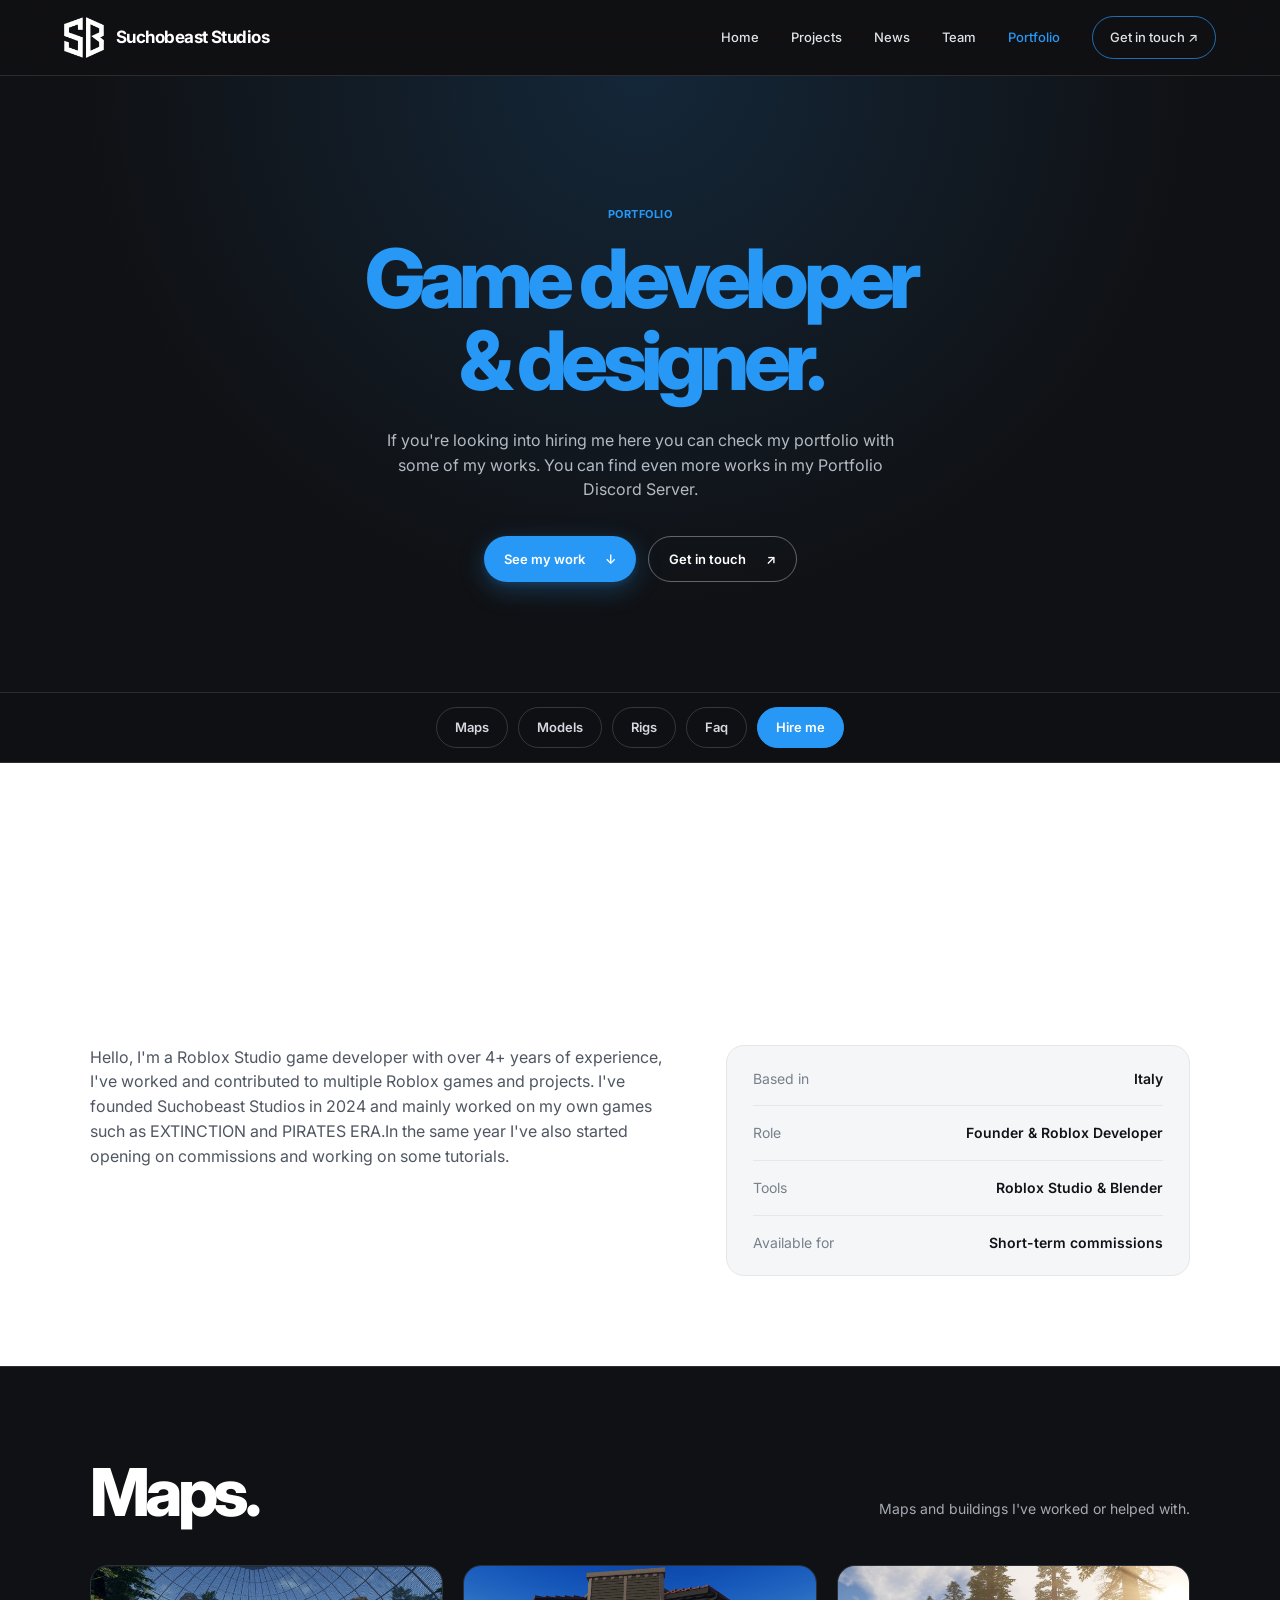
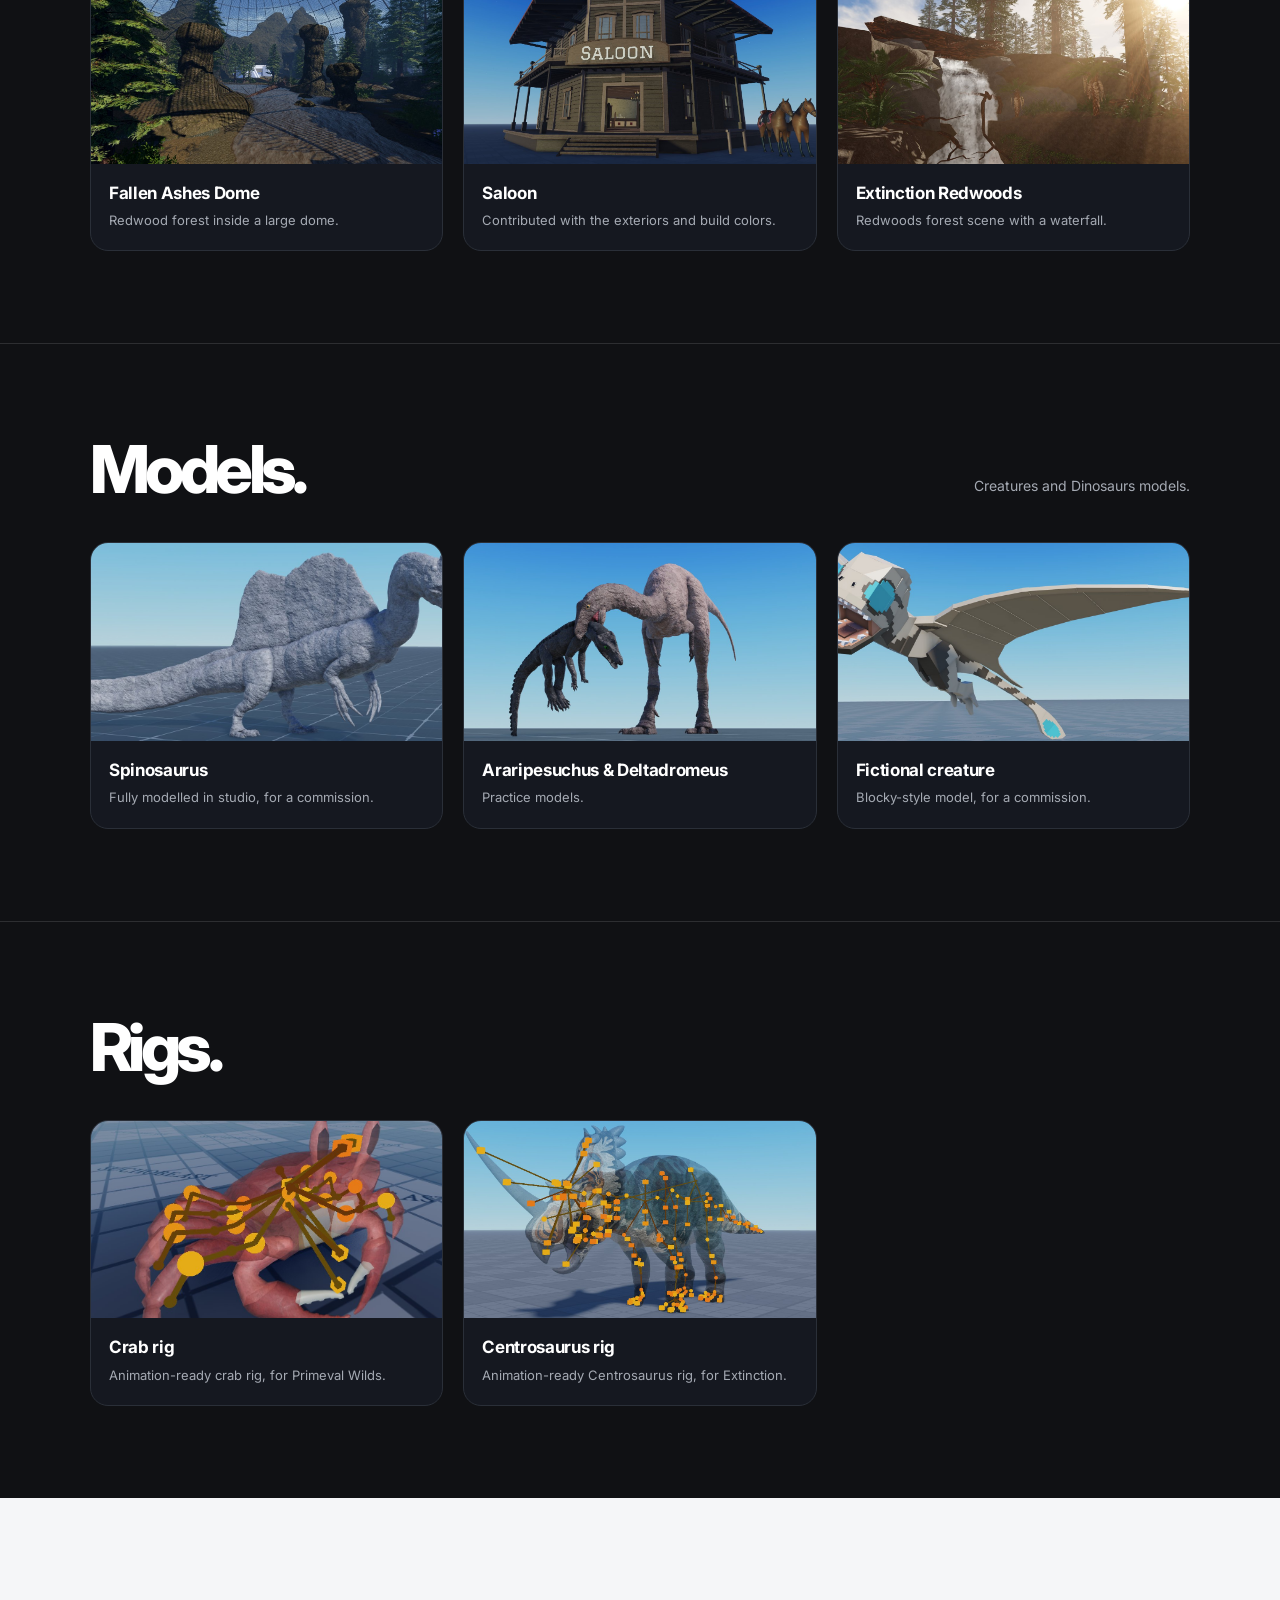
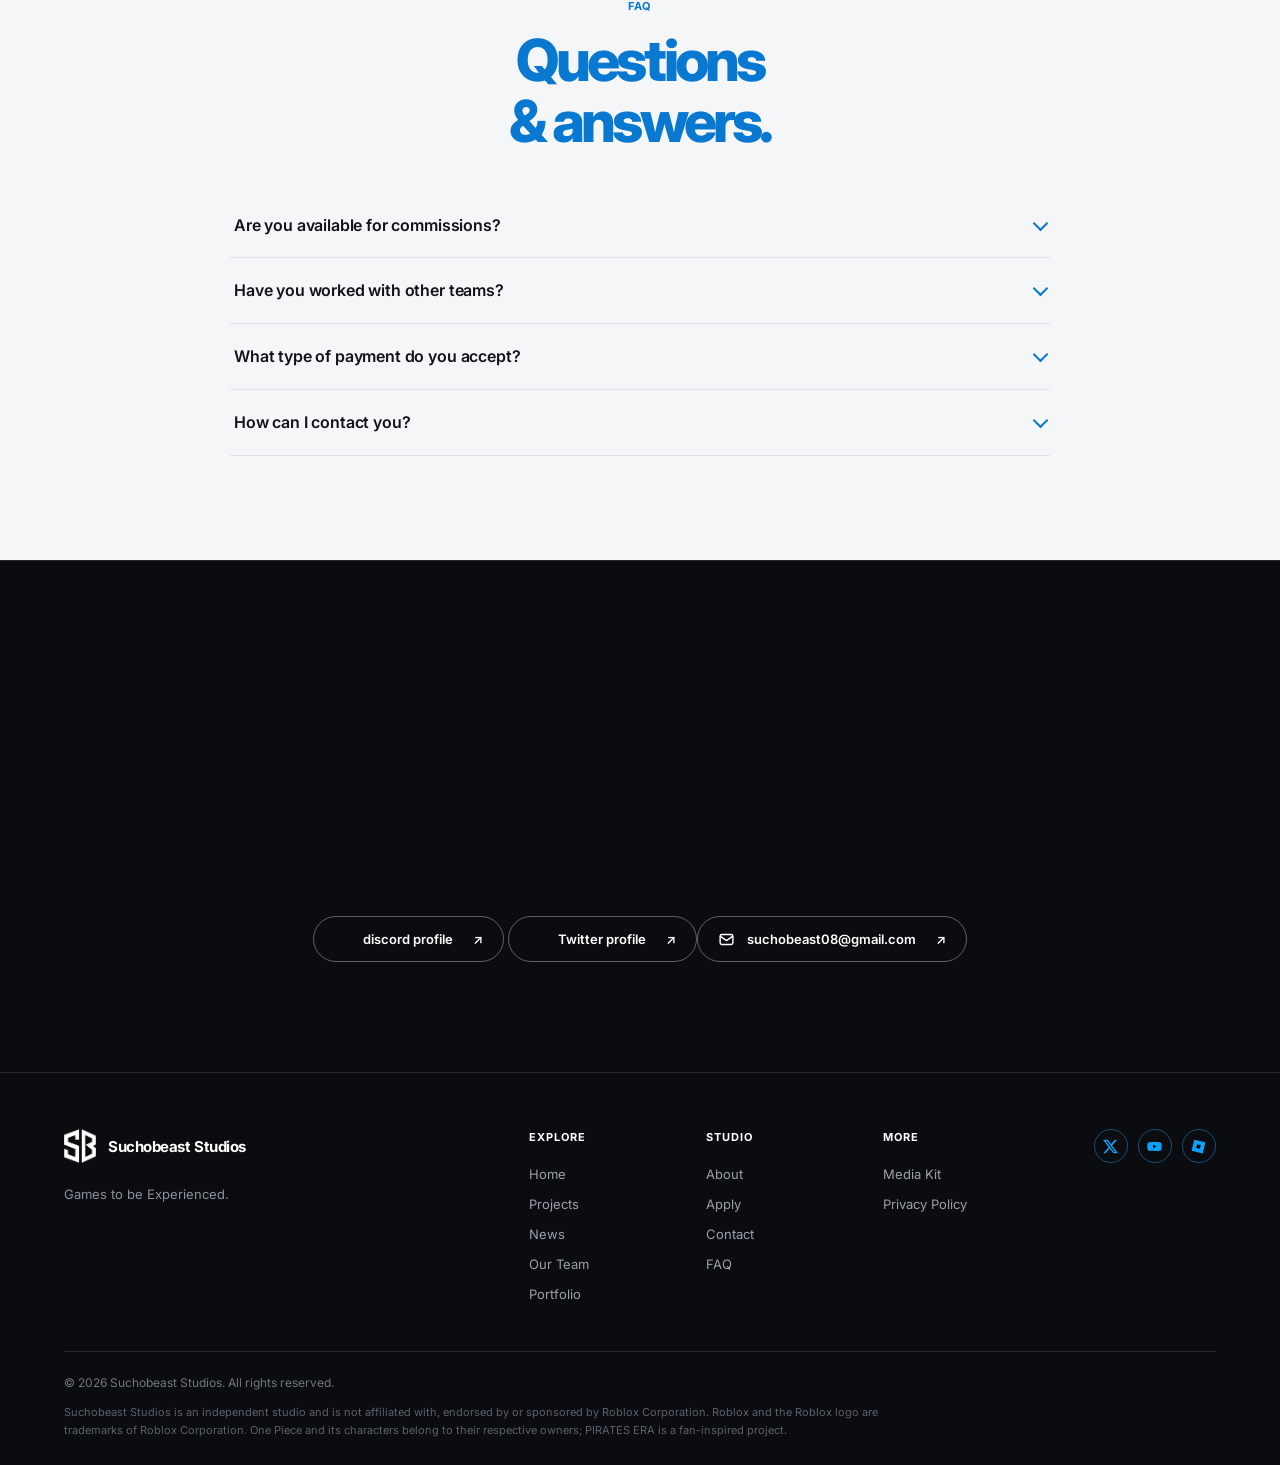
<file: portfolio.html>
<!DOCTYPE html>
<!-- Suchobeast Studios · Portfolio page. Every section is labelled with a comment; names and texts are on their own lines, so they are easy to edit. -->
<html lang="en">
<head>
  <meta charset="UTF-8">
  <meta name="viewport" content="width=device-width, initial-scale=1.0">
  <meta name="description" content="Portfolio of Suchobeast, game developer and designer.">
  <meta name="theme-color" content="#101114">
  <title>Portfolio · Suchobeast Studios</title>
  <!-- SEO and social preview tags: replace your-domain.com with your real domain -->
  <link rel="canonical" href="https://your-domain.com/portfolio.html">
  <meta property="og:site_name" content="Suchobeast Studios">
  <meta property="og:type" content="website">
  <meta property="og:title" content="Portfolio | Suchobeast Studios">
  <meta property="og:description" content="Portfolio of Suchobeast, game developer and designer.">
  <meta property="og:url" content="https://your-domain.com/portfolio.html">
  <meta property="og:image" content="https://your-domain.com/assets/images/og-image.jpg">
  <meta property="og:image:width" content="1200">
  <meta property="og:image:height" content="630">
  <meta name="twitter:card" content="summary_large_image">
  <meta name="twitter:title" content="Portfolio · Suchobeast Studios">
  <meta name="twitter:description" content="Portfolio of Suchobeast, game developer and designer.">
  <meta name="twitter:image" content="https://your-domain.com/assets/images/og-image.jpg">
  <!-- Favicon (browser tab icon) -->
  <link rel="icon" type="image/png" href="assets/images/fav-icon.png">
  <link rel="apple-touch-icon" href="assets/images/fav-icon.png">
  <link rel="preconnect" href="https://fonts.googleapis.com">
  <link rel="preconnect" href="https://fonts.gstatic.com" crossorigin>
  <link href="https://fonts.googleapis.com/css2?family=Inter:wght@400;500;600;700;800&display=swap" rel="stylesheet">
  <!-- Styles and scripts -->
  <link rel="stylesheet" href="css/style.css">
  <script src="js/script.js" defer></script>
</head>
<body>
  <!-- Icon sprite used by the buttons (do not edit) -->
  <svg width="0" height="0" style="position:absolute;overflow:hidden" aria-hidden="true" focusable="false">
    <symbol id="i-mail" viewBox="0 0 24 24"><g fill="none" stroke="currentColor" stroke-width="2" stroke-linecap="round" stroke-linejoin="round"><rect x="3" y="5" width="18" height="14" rx="2.5"/><path d="M3.5 7.5l8.5 6 8.5-6"/></g></symbol>
  </svg>

  <!-- ===== Header: logo and main navigation ===== -->
  <header class="site-header">
    <a class="brand" href="index.html" aria-label="Suchobeast Studios home">
      <img src="assets/images/logo.png" alt="" class="brand-logo">
      <span class="brand-text">Suchobeast Studios</span>
    </a>
    <!-- Mobile menu button -->
    <button class="menu-toggle" type="button" aria-label="Open navigation" aria-expanded="false">
      <span></span>
      <span></span>
    </button>
    <!-- Main menu: edit the link names or addresses here -->
    <nav class="main-nav" aria-label="Main navigation">
      <a class="nav-link" href="index.html">Home</a>
      <a class="nav-link" href="projects.html">Projects</a>
      <a class="nav-link" href="news.html">News</a>
      <a class="nav-link" href="team.html">Team</a>
      <a class="nav-link active" href="portfolio.html" aria-current="page">Portfolio</a>
      <a class="nav-cta" href="index.html#contact">Get in touch <span>↗</span></a>
    </nav>
  </header>

  <!-- ===== Page content ===== -->
  <main class="pf-page">
    <!-- ===== Portfolio intro ===== -->
    <section class="pf-hero">
      <div class="pf-inner">
        <p class="eyebrow reveal">PORTFOLIO</p>
        <h1 class="type-on-view">Game developer<br><span>&amp; designer.</span></h1>
        <p class="pf-lead reveal">If you're looking into hiring me here you can check my portfolio with some of my works. You can find even more works in my <a href="https://discord.gg/Q4j8dZsy9X">Portfolio Discord Server</a>.</p>
        <div class="pf-actions reveal">
          <a class="button button-blue" href="#maps">
            See my work
            <span>↓</span>
          </a>
          <a class="button button-outline" href="index.html#contact">
            Get in touch
            <span>↗</span>
          </a>
        </div>
      </div>
    </section>
    <!-- Shortcuts to the work sections -->
    <nav class="pf-nav" aria-label="Portfolio sections"><a href="#maps">Maps</a><a href="#models">Models</a><a href="#rigs">Rigs</a><a href="#faq">Faq</a><a href="#hire">Hire me</a></nav>

    <!-- ===== About me (light section) ===== -->
    <section class="pf-section pf-light" id="about-me">
      <div class="pf-inner">
        <p class="eyebrow reveal">ABOUT ME</p>
        <h2 class="type-on-view">A bit about<br><span>me.</span></h2>
        <div class="pf-about">
          <div class="reveal">
            <p>Hello, I'm a Roblox Studio game developer with over 4+ years of experience, I've worked and contributed to multiple Roblox games and projects. I've founded Suchobeast Studios in 2024 and mainly worked on my own games such as EXTINCTION and PIRATES ERA.In the same year I've also started opening on commissions and working on some tutorials.</p>
          </div>
          <dl class="pf-facts reveal">
            <div>
              <dt>Based in</dt>
              <dd>Italy</dd>
            </div>
            <div>
              <dt>Role</dt>
              <dd>Founder &amp; Roblox Developer</dd>
            </div>
            <div>
              <dt>Tools</dt>
              <dd>Roblox Studio &amp; Blender</dd>
            </div>
            <div>
              <dt>Available for</dt>
              <dd>Short-term commissions</dd>
            </div>
          </dl>
        </div>
      </div>
    </section>

    <!-- ===== Portfolio Images: Maps ===== -->
    <section class="pf-cat" id="maps">
      <div class="pf-inner">
        <div class="pf-cat-head">
          <div>
            <h2 class="type-on-view">Maps<span>.</span></h2>
          </div>
          <p class="pf-cat-desc reveal">Maps and buildings I've worked or helped with.</p>
        </div>
        <!--
  HOW TO ADD A WORK: replace one of the dashed "Your work here" blocks with this (copy it as many times as you like).
  Put the image in assets/portfolio/<category>/ . For an animation you can use <video src="..." muted loop autoplay playsinline></video> instead of <img>.
  <a class="wk-card" href="LINK-OPTIONAL" target="_blank" rel="noopener"><div class="wk-media"><img src="assets/portfolio/maps/your-image.jpg" alt="Title" loading="lazy"></div><div class="wk-body"><h3>Title</h3><p>Short description</p></div></a>
-->
        <div class="wk-grid">
          <div class="wk-card">
            <div class="wk-media">
              <img src="assets/portfolio/maps/dome-habitat.jpg" alt="Dome habitat" loading="lazy">
            </div>
            <div class="wk-body">
              <h3>Fallen Ashes Dome</h3>
              <p>Redwood forest inside a large dome.</p>
            </div>
          </div>
          <div class="wk-card">
            <div class="wk-media">
              <img src="assets/portfolio/maps/saloon.jpg" alt="Saloon" loading="lazy">
            </div>
            <div class="wk-body">
              <h3>Saloon</h3>
              <p>Contributed with the exteriors and build colors.</p>
            </div>
          </div>
          <div class="wk-card">
            <div class="wk-media">
              <img src="assets/portfolio/maps/waterfall.jpg" alt="Waterfall" loading="lazy">
            </div>
            <div class="wk-body">
              <h3>Extinction Redwoods</h3>
              <p>Redwoods forest scene with a waterfall.</p>
            </div>
          </div>
        </div>
      </div>
    </section>

    <!-- ===== Portfolio Images: Models ===== -->
    <section class="pf-cat" id="models">
      <div class="pf-inner">
        <div class="pf-cat-head">
          <div>
            <h2 class="type-on-view">Models<span>.</span></h2>
          </div>
          <p class="pf-cat-desc reveal">Creatures and Dinosaurs models.</p>
        </div>
        <!-- Works grid: copy a work card to add one (images live in assets/portfolio/<category>/) -->
        <div class="wk-grid">
          <div class="wk-card">
            <div class="wk-media">
              <img src="assets/portfolio/models/spinosaurus.jpg" alt="Spinosaurus" loading="lazy">
            </div>
            <div class="wk-body">
              <h3>Spinosaurus</h3>
              <p>Fully modelled in studio, for a commission.</p>
            </div>
          </div>
          <div class="wk-card">
            <div class="wk-media">
              <img src="assets/portfolio/models/predator-and-prey.jpg" alt="Predator &amp; prey" loading="lazy">
            </div>
            <div class="wk-body">
              <h3>Araripesuchus &amp; Deltadromeus</h3>
              <p>Practice models.</p>
            </div>
          </div>
          <div class="wk-card">
            <div class="wk-media">
              <img src="assets/portfolio/models/winged-creature.jpg" alt="Winged creature" loading="lazy">
            </div>
            <div class="wk-body">
              <h3>Fictional creature</h3>
              <p>Blocky-style model, for a commission.</p>
            </div>
          </div>
        </div>
      </div>
    </section>

    <!-- ===== Portfolio Images: Rigs ===== -->
    <section class="pf-cat" id="rigs">
      <div class="pf-inner">
        <div class="pf-cat-head">
          <div>
            <h2 class="type-on-view">Rigs<span>.</span></h2>
          </div>
          <p class="pf-cat-desc reveal">Rigs and welded models game-ready.</p>
        </div>
        <!-- Works grid: copy a work card to add one (images live in assets/portfolio/<category>/) -->
        <div class="wk-grid">
          <div class="wk-card">
            <div class="wk-media">
              <img src="assets/portfolio/rigs/crab-rig.jpg" alt="Crab rig" loading="lazy">
            </div>
            <div class="wk-body">
              <h3>Crab rig</h3>
              <p>Animation-ready crab rig, for Primeval Wilds.</p>
            </div>
          </div>
          <div class="wk-card">
            <div class="wk-media">
              <img src="assets/portfolio/rigs/horned-dino-rig.jpg" alt="Horned dinosaur rig" loading="lazy">
            </div>
            <div class="wk-body">
              <h3>Centrosaurus rig</h3>
              <p>Animation-ready Centrosaurus rig, for Extinction.</p>
            </div>
          </div>
        </div>
      </div>
    </section>

    <!-- ===== FAQ (portfolio) ===== -->
    <section class="faq-section faq-light" id="faq">
      <div class="faq-wrap">
        <p class="eyebrow reveal">FAQ</p>
        <h2 class="type-on-view">Questions<br><span>&amp; answers.</span></h2>
        <div class="faq light">
          <details class="faq-item" name="faq-portfolio">
            <summary>Are you available for commissions?</summary>
            <div>
              <p>Send me a message with details about your project (budget, deadline and references) and I will tell you if I can take it on.</p>
            </div>
          </details>
          <details class="faq-item" name="faq-portfolio">
            <summary>Have you worked with other teams?</summary>
            <div>
              <p>Yes, I have worked and contributed to multiple projects with large teams.</p>
            </div>
          </details>
          <details class="faq-item" name="faq-portfolio">
            <summary>What type of payment do you accept?</summary>
            <div>
              <p>I accept both Robux and PayPal Payment, but I prefer real-life currency payments.</p>
            </div>
          </details>
          <details class="faq-item" name="faq-portfolio">
            <summary>How can I contact you?</summary>
            <div>
              <p>Use the <a href="index.html#contact">Get in Touch form</a> or send a <a href="https://discord.com/users/954828531907567636">Discord message</a> request.</p>
            </div>
          </details>
        </div>
      </div>
    </section>

    <!-- ===== Contact call to action ===== -->
    <section class="pj-cta" id="hire">
      <div class="pj-cta-inner">
        <p class="eyebrow reveal">WORK WITH ME</p>
        <h2 class="type-on-view">Have a project<br><span>in mind?</span></h2>
        <p class="pj-cta-copy reveal">Commissions, questions about my works: send me a message.</p>
          <a class="button button-outline" href="https://discord.com/users/954828531907567636">
            <svg class="ico" aria-hidden="true"><use href="#i-discord"/></svg>
            discord profile
            <span>↗</span>
          </a>
          <a class="button button-outline" href="https://x.com/SUCH0B3AST">
            <svg class="ico" aria-hidden="true"><use href="#i-twitter"/></svg>
            Twitter profile
            <span>↗</span>
          <a class="button button-outline" href="mailto:suchobeast08@gmail.com">
            <svg class="ico" aria-hidden="true"><use href="#i-mail"/></svg>
            suchobeast08@gmail.com
            <span>↗</span>
          </a>
        </div>
      </div>
    </section>
  </main>
  <div class="lightbox" id="lightbox" hidden role="dialog" aria-modal="true" aria-label="Work preview">
    <button class="lb-btn lb-close" type="button" aria-label="Close">
      <svg viewBox="0 0 24 24" aria-hidden="true"><path d="M6 6l12 12M18 6L6 18"/></svg>
    </button>
    <button class="lb-btn lb-prev" type="button" aria-label="Previous">
      <svg viewBox="0 0 24 24" aria-hidden="true"><path d="M15 5l-7 7 7 7"/></svg>
    </button>
    <button class="lb-btn lb-next" type="button" aria-label="Next">
      <svg viewBox="0 0 24 24" aria-hidden="true"><path d="M9 5l7 7-7 7"/></svg>
    </button>
    <figure class="lb-figure">
      <div class="lb-media"></div>
      <figcaption class="lb-cap">
        <h3></h3>
        <p></p>
      </figcaption>
    </figure>
  </div>

  <!-- ===== Footer: links, social icons and legal text ===== -->
  <footer class="site-footer">
    <div class="footer-main">
      <!-- Footer logo and tagline -->
      <div class="footer-brand">
        <a class="footer-logo" href="index.html" aria-label="Suchobeast Studios home">
          <img src="assets/images/logo.png" alt="">
          <span class="brand-text">Suchobeast Studios</span>
        </a>
        <p class="footer-tag">Games to be Experienced.</p>
      </div>
      <!-- Footer link columns (Explore / Studio / More) -->
      <nav class="footer-cols" aria-label="Footer navigation">
        <div>
          <h4>Explore</h4>
          <a href="index.html">Home</a>
          <a href="projects.html">Projects</a>
          <a href="news.html">News</a>
          <a href="team.html">Our Team</a>
          <a href="portfolio.html">Portfolio</a>
        </div>
        <div>
          <h4>Studio</h4>
          <a href="index.html#about">About</a>
          <a href="team.html#apply">Apply</a>
          <a href="index.html#contact">Contact</a>
          <a href="index.html#faq">FAQ</a>
        </div>
        <div>
          <h4>More</h4>
          <a href="media-kit.html">Media Kit</a>
          <a href="privacy.html">Privacy Policy</a>
        </div>
      </nav>
      <!-- Footer social icons (Twitter, YouTube, Roblox Group) -->
      <div class="footer-social" aria-label="Social links">
        <a href="https://x.com/SuchobeastudiosT" target="_blank" rel="noopener" aria-label="Twitter">
          <img src="assets/icons/twitter.svg" alt="">
        </a>
        <a href="https://www.youtube.com/@SUCHOB3AST" target="_blank" rel="noopener" aria-label="YouTube">
          <img src="assets/icons/youtube.svg" alt="">
        </a>
        <a href="https://www.roblox.com/communities/16744488/Suchobeast-Studios" target="_blank" rel="noopener" aria-label="Roblox Group">
          <img src="assets/icons/roblox.svg" alt="">
        </a>
      </div>
    </div>
    <!-- Copyright and legal disclaimer -->
    <div class="footer-bottom">
      <p>© <span id="year"></span> Suchobeast Studios. All rights reserved.</p>
      <p class="footer-legal">Suchobeast Studios is an independent studio and is not affiliated with, endorsed by or sponsored by Roblox Corporation. Roblox and the Roblox logo are trademarks of Roblox Corporation. One Piece and its characters belong to their respective owners; PIRATES ERA is a fan-inspired project.</p>
    </div>
  </footer>
</body>
</html>
</file>
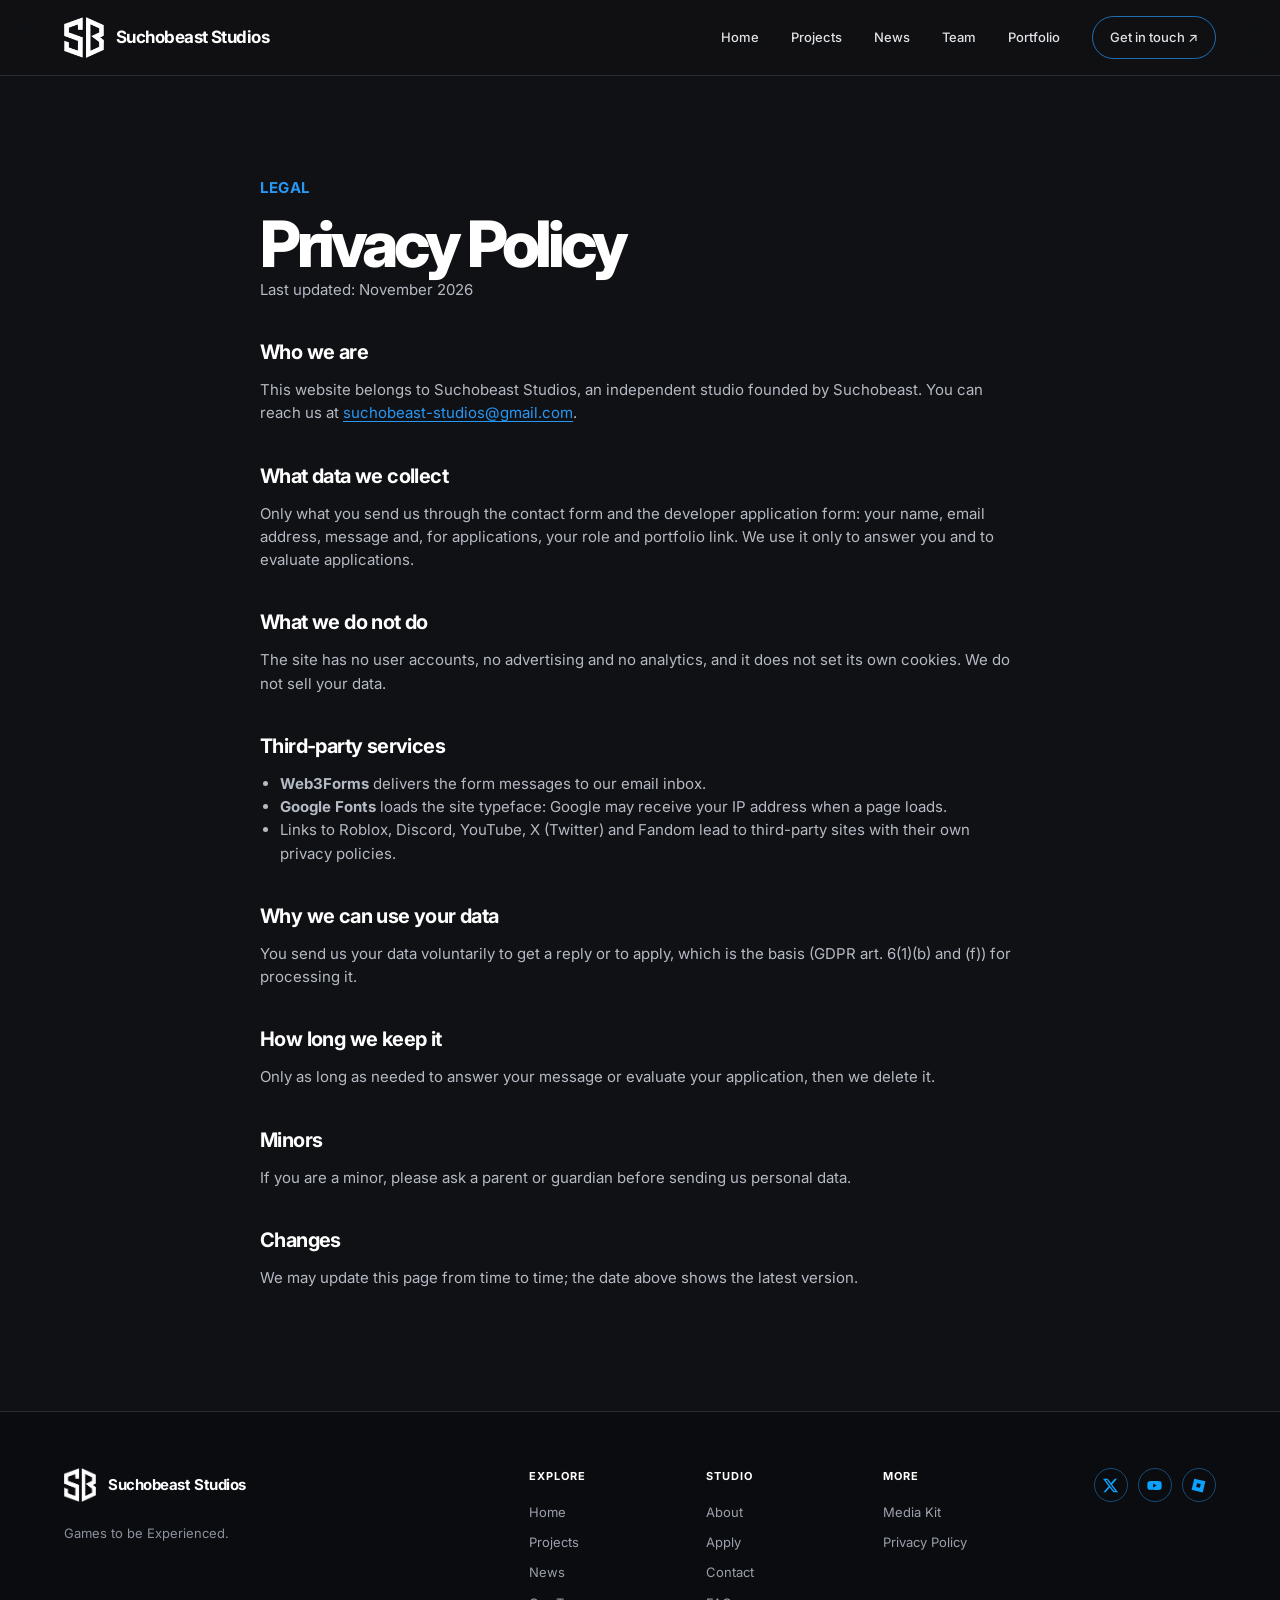
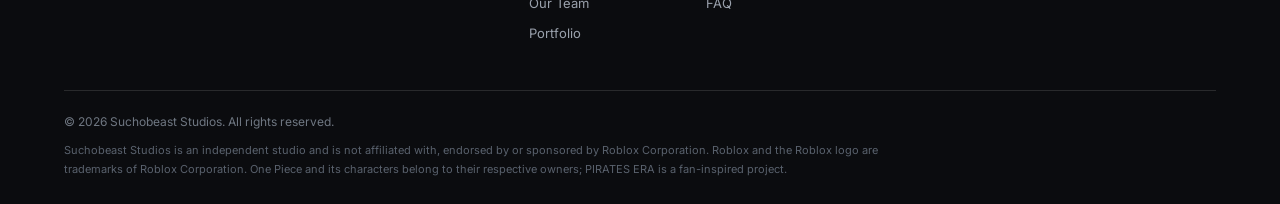
<file: privacy.html>
<!DOCTYPE html>
<!-- Suchobeast Studios · Privacy policy page. Every section is labelled with a comment; names and texts are on their own lines, so they are easy to edit. -->
<html lang="en">
<head>
  <meta charset="UTF-8">
  <meta name="viewport" content="width=device-width, initial-scale=1.0">
  <meta name="description" content="How Suchobeast Studios handles the data you send through its forms.">
  <meta name="theme-color" content="#101114">
  <title>Privacy Policy · Suchobeast Studios</title>
  <!-- SEO and social preview tags: replace your-domain.com with your real domain -->
  <link rel="canonical" href="https://your-domain.com/privacy.html">
  <meta property="og:site_name" content="Suchobeast Studios">
  <meta property="og:type" content="website">
  <meta property="og:title" content="Privacy Policy | Suchobeast Studios">
  <meta property="og:description" content="How Suchobeast Studios handles the data you send through its forms.">
  <meta property="og:url" content="https://your-domain.com/privacy.html">
  <meta property="og:image" content="https://your-domain.com/assets/images/og-image.jpg">
  <meta property="og:image:width" content="1200">
  <meta property="og:image:height" content="630">
  <meta name="twitter:card" content="summary_large_image">
  <meta name="twitter:title" content="Privacy Policy · Suchobeast Studios">
  <meta name="twitter:description" content="How Suchobeast Studios handles the data you send through its forms.">
  <meta name="twitter:image" content="https://your-domain.com/assets/images/og-image.jpg">
  <!-- Favicon (browser tab icon) -->
  <link rel="icon" type="image/png" href="assets/images/fav-icon.png">
  <link rel="apple-touch-icon" href="assets/images/fav-icon.png">
  <link rel="preconnect" href="https://fonts.googleapis.com">
  <link rel="preconnect" href="https://fonts.gstatic.com" crossorigin>
  <link href="https://fonts.googleapis.com/css2?family=Inter:wght@400;500;600;700;800&display=swap" rel="stylesheet">
  <!-- Styles and scripts -->
  <link rel="stylesheet" href="css/style.css">
  <script src="js/script.js" defer></script>
</head>
<body>
  <!-- ===== Header: logo and main navigation ===== -->
  <header class="site-header">
    <a class="brand" href="index.html" aria-label="Suchobeast Studios home">
      <img src="assets/images/logo.png" alt="" class="brand-logo">
      <span class="brand-text">Suchobeast Studios</span>
    </a>
    <!-- Mobile menu button -->
    <button class="menu-toggle" type="button" aria-label="Open navigation" aria-expanded="false">
      <span></span>
      <span></span>
    </button>
    <!-- Main menu: edit the link names or addresses here -->
    <nav class="main-nav" aria-label="Main navigation">
      <a class="nav-link" href="index.html">Home</a>
      <a class="nav-link" href="projects.html">Projects</a>
      <a class="nav-link" href="news.html">News</a>
      <a class="nav-link" href="team.html">Team</a>
      <a class="nav-link" href="portfolio.html">Portfolio</a>
      <a class="nav-cta" href="index.html#contact">Get in touch <span>↗</span></a>
    </nav>
  </header>

  <!-- ===== Page content ===== -->
  <main class="pf-page">
    <!-- NOTE: this is a plain-language template, not legal advice. Have it reviewed before relying on it. -->
    <section class="legal">
      <div class="legal-inner">
        <p class="eyebrow">LEGAL</p>
        <h1>Privacy Policy</h1>
        <p class="legal-date">Last updated: November 2026</p>
        <h2>Who we are</h2>
        <p>This website belongs to Suchobeast Studios, an independent studio founded by Suchobeast. You can reach us at <a href="mailto:suchobeast-studios@gmail.com">suchobeast-studios@gmail.com</a>.</p>
        <h2>What data we collect</h2>
        <p>Only what you send us through the contact form and the developer application form: your name, email address, message and, for applications, your role and portfolio link. We use it only to answer you and to evaluate applications.</p>
        <h2>What we do not do</h2>
        <p>The site has no user accounts, no advertising and no analytics, and it does not set its own cookies. We do not sell your data.</p>
        <h2>Third-party services</h2>
        <ul>
          <li><b>Web3Forms</b> delivers the form messages to our email inbox.</li>
          <li><b>Google Fonts</b> loads the site typeface: Google may receive your IP address when a page loads.</li>
          <li>Links to Roblox, Discord, YouTube, X (Twitter) and Fandom lead to third-party sites with their own privacy policies.</li>
        </ul>
        <h2>Why we can use your data</h2>
        <p>You send us your data voluntarily to get a reply or to apply, which is the basis (GDPR art. 6(1)(b) and (f)) for processing it.</p>
        <h2>How long we keep it</h2>
        <p>Only as long as needed to answer your message or evaluate your application, then we delete it.</p>
        <h2>Minors</h2>
        <p>If you are a minor, please ask a parent or guardian before sending us personal data.</p>
        <h2>Changes</h2>
        <p>We may update this page from time to time; the date above shows the latest version.</p>
      </div>
    </section>
  </main>

  <!-- ===== Footer: links, social icons and legal text ===== -->
  <footer class="site-footer">
    <div class="footer-main">
      <!-- Footer logo and tagline -->
      <div class="footer-brand">
        <a class="footer-logo" href="index.html" aria-label="Suchobeast Studios home">
          <img src="assets/images/logo.png" alt="">
          <span class="brand-text">Suchobeast Studios</span>
        </a>
        <p class="footer-tag">Games to be Experienced.</p>
      </div>
      <!-- Footer link columns (Explore / Studio / More) -->
      <nav class="footer-cols" aria-label="Footer navigation">
        <div>
          <h4>Explore</h4>
          <a href="index.html">Home</a>
          <a href="projects.html">Projects</a>
          <a href="news.html">News</a>
          <a href="team.html">Our Team</a>
          <a href="portfolio.html">Portfolio</a>
        </div>
        <div>
          <h4>Studio</h4>
          <a href="index.html#about">About</a>
          <a href="team.html#apply">Apply</a>
          <a href="index.html#contact">Contact</a>
          <a href="index.html#faq">FAQ</a>
        </div>
        <div>
          <h4>More</h4>
          <a href="media-kit.html">Media Kit</a>
          <a href="privacy.html">Privacy Policy</a>
        </div>
      </nav>
      <!-- Footer social icons (Twitter, YouTube, Roblox Group) -->
      <div class="footer-social" aria-label="Social links">
        <a href="https://x.com/Suchobeastudios" target="_blank" rel="noopener" aria-label="Twitter">
          <img src="assets/icons/twitter.svg" alt="">
        </a>
        <a href="https://www.youtube.com/@SUCHOB3AST" target="_blank" rel="noopener" aria-label="YouTube">
          <img src="assets/icons/youtube.svg" alt="">
        </a>
        <a href="https://www.roblox.com/communities/16744488/Suchobeast-Studios" target="_blank" rel="noopener" aria-label="Roblox Group">
          <img src="assets/icons/roblox.svg" alt="">
        </a>
      </div>
    </div>
    <!-- Copyright and legal disclaimer -->
    <div class="footer-bottom">
      <p>© <span id="year"></span> Suchobeast Studios. All rights reserved.</p>
      <p class="footer-legal">Suchobeast Studios is an independent studio and is not affiliated with, endorsed by or sponsored by Roblox Corporation. Roblox and the Roblox logo are trademarks of Roblox Corporation. One Piece and its characters belong to their respective owners; PIRATES ERA is a fan-inspired project.</p>
    </div>
  </footer>
</body>
</html>
</file>
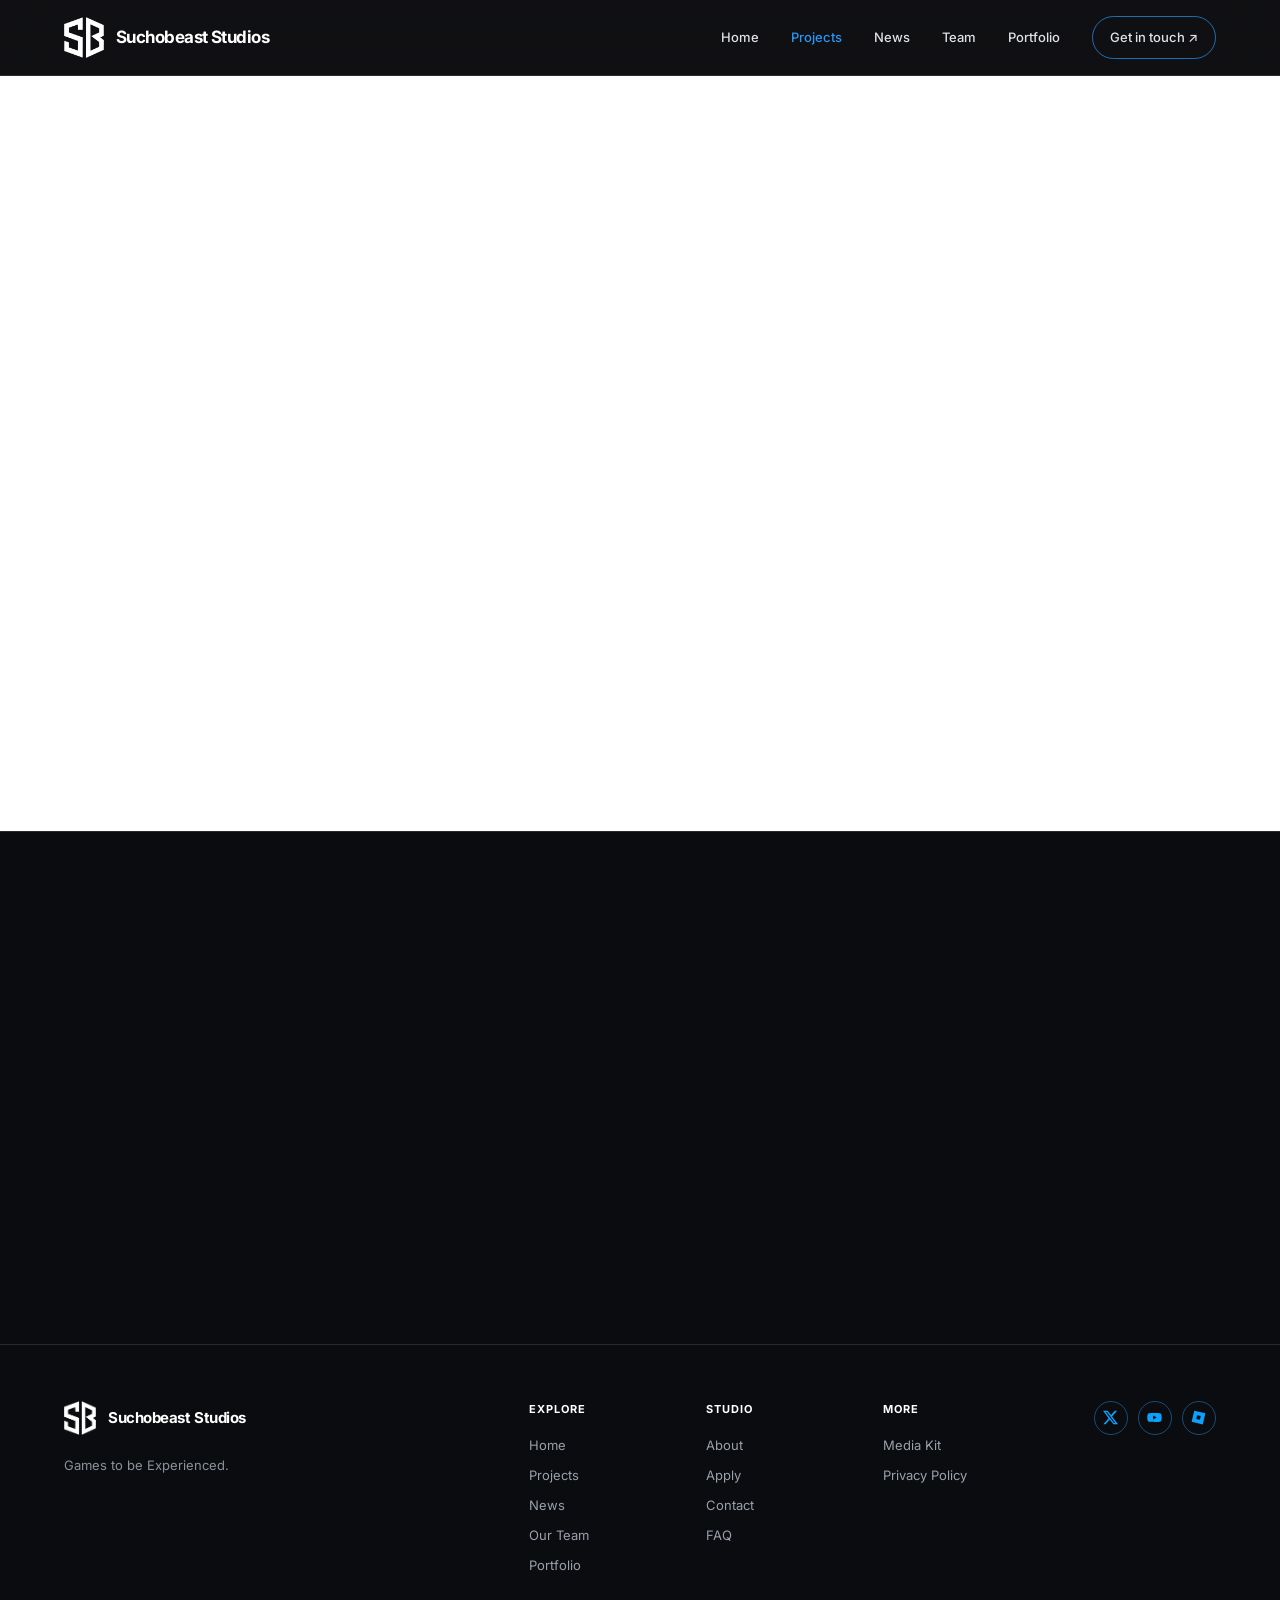
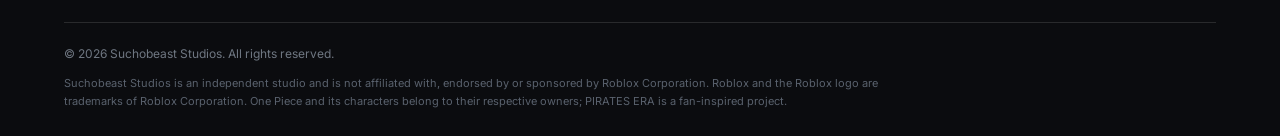
<file: projects.html>
<!DOCTYPE html>
<!-- Suchobeast Studios · Projects page. Every section is labelled with a comment; names and texts are on their own lines, so they are easy to edit. -->
<html lang="en">
<head>
  <meta charset="UTF-8">
  <meta name="viewport" content="width=device-width, initial-scale=1.0">
  <meta name="description" content="Explore the games made by Suchobeast Studios.">
  <meta name="theme-color" content="#101114">
  <title>Projects · Suchobeast Studios</title>
  <!-- SEO and social preview tags: replace your-domain.com with your real domain -->
  <link rel="canonical" href="https://your-domain.com/projects.html">
  <meta property="og:site_name" content="Suchobeast Studios">
  <meta property="og:type" content="website">
  <meta property="og:title" content="Projects · Suchobeast Studios">
  <meta property="og:description" content="Explore the games made by Suchobeast Studios.">
  <meta property="og:url" content="https://your-domain.com/projects.html">
  <meta property="og:image" content="https://your-domain.com/assets/images/og-image.jpg">
  <meta property="og:image:width" content="1200">
  <meta property="og:image:height" content="630">
  <meta name="twitter:card" content="summary_large_image">
  <meta name="twitter:title" content="Projects · Suchobeast Studios">
  <meta name="twitter:description" content="Explore the games made by Suchobeast Studios.">
  <meta name="twitter:image" content="https://your-domain.com/assets/images/og-image.jpg">
  <!-- Favicon (browser tab icon) -->
  <link rel="icon" type="image/png" href="assets/images/fav-icon.png">
  <link rel="apple-touch-icon" href="assets/images/fav-icon.png">
  <link rel="preconnect" href="https://fonts.googleapis.com">
  <link rel="preconnect" href="https://fonts.gstatic.com" crossorigin>
  <link href="https://fonts.googleapis.com/css2?family=Inter:wght@400;500;600;700;800&display=swap" rel="stylesheet">
  <!-- Styles and scripts -->
  <link rel="stylesheet" href="css/style.css">
  <script src="js/script.js" defer></script>
</head>
<body>
  <!-- Icon sprite used by the buttons (do not edit) -->
  <svg width="0" height="0" style="position:absolute;overflow:hidden" aria-hidden="true" focusable="false">
    <symbol id="i-discord" viewBox="0 0 24 24"><path d="M20.317 4.3698a19.7913 19.7913 0 00-4.8851-1.5152.0741.0741 0 00-.0785.0371c-.211.3753-.4447.8648-.6083 1.2495-1.8447-.2762-3.68-.2762-5.4868 0-.1636-.3933-.4058-.8742-.6177-1.2495a.077.077 0 00-.0785-.037 19.7363 19.7363 0 00-4.8852 1.515.0699.0699 0 00-.0321.0277C.5334 9.0458-.319 13.5799.0992 18.0578a.0824.0824 0 00.0312.0561c2.0528 1.5076 4.0413 2.4228 5.9929 3.0294a.0777.0777 0 00.0842-.0276c.4616-.6304.8731-1.2952 1.226-1.9942a.076.076 0 00-.0416-.1057c-.6528-.2476-1.2743-.5495-1.8722-.8923a.077.077 0 01-.0076-.1277c.1258-.0943.2517-.1923.3718-.2914a.0743.0743 0 01.0776-.0105c3.9278 1.7933 8.18 1.7933 12.0614 0a.0739.0739 0 01.0785.0095c.1202.099.246.1981.3728.2924a.077.077 0 01-.0066.1276 12.2986 12.2986 0 01-1.873.8914.0766.0766 0 00-.0407.1067c.3604.698.7719 1.3628 1.225 1.9932a.076.076 0 00.0842.0286c1.961-.6067 3.9495-1.5219 6.0023-3.0294a.077.077 0 00.0313-.0552c.5004-5.177-.8382-9.6739-3.5485-13.6604a.061.061 0 00-.0312-.0286zM8.02 15.3312c-1.1825 0-2.1569-1.0857-2.1569-2.419 0-1.3332.9555-2.4189 2.157-2.4189 1.2108 0 2.1757 1.0952 2.1568 2.419 0 1.3332-.9555 2.4189-2.1569 2.4189zm7.9748 0c-1.1825 0-2.1569-1.0857-2.1569-2.419 0-1.3332.9554-2.4189 2.1569-2.4189 1.2108 0 2.1757 1.0952 2.1568 2.419 0 1.3332-.946 2.4189-2.1568 2.4189z"/></symbol>
    <symbol id="i-roblox" viewBox="0 0 24 24"><path fill-rule="evenodd" d="M5.2 1 1 18.8 18.8 23 23 5.2 5.2 1zM14.23 15.61 15.61 9.77 9.77 8.39 8.39 14.23z"/></symbol>
    <symbol id="i-wiki" viewBox="0 0 24 24"><g fill="none" stroke="currentColor" stroke-width="2" stroke-linecap="round" stroke-linejoin="round"><path d="M4 19.5V5a2 2 0 0 1 2-2h14v14H6a2 2 0 0 0-2 2.5 2 2 0 0 0 2 2h14"/><path d="M9 7.5h6M9 11h4"/></g></symbol>
  </svg>

  <!-- ===== Header: logo and main navigation ===== -->
  <header class="site-header">
    <a class="brand" href="index.html" aria-label="Suchobeast Studios home">
      <img src="assets/images/logo.png" alt="" class="brand-logo">
      <span class="brand-text">Suchobeast Studios</span>
    </a>
    <!-- Mobile menu button -->
    <button class="menu-toggle" type="button" aria-label="Open navigation" aria-expanded="false">
      <span></span>
      <span></span>
    </button>
    <!-- Main menu: edit the link names or addresses here -->
    <nav class="main-nav" aria-label="Main navigation">
      <a class="nav-link" href="index.html">Home</a>
      <a class="nav-link active" href="projects.html" aria-current="page">Projects</a>
      <a class="nav-link" href="news.html">News</a>
      <a class="nav-link" href="team.html">Team</a>
      <a class="nav-link" href="portfolio.html">Portfolio</a>
      <a class="nav-cta" href="index.html#contact">Get in touch <span>↗</span></a>
    </nav>
  </header>

  <!-- ===== Page content ===== -->
  <main>
    <!-- ===== Projects intro and game cards (click a card to open its details below) ===== -->
    <section class="pj-page">
      <div class="pj-inner">
        <h1 class="type-on-view">Projects</h1>
        <p class="pj-sub reveal">A selection of games we are actively developing.</p>
        <!-- Game cards -->
        <div class="pj-grid">
          <button class="pcard reveal" type="button" data-target="extinction" aria-expanded="false" aria-controls="extinction" style="background-image:url(assets/images/extinction-poster.jpg)">
            <span class="pcard-label">
              <img src="assets/images/extinction-logo.png" alt="">
              <span>EXTINCTION</span>
            </span>
          </button>
          <button class="pcard reveal" type="button" data-target="pirates-era" aria-expanded="false" aria-controls="pirates-era" style="background-image:url(assets/images/pirates-era-poster.jpg)">
            <span class="pcard-label">
              <img src="assets/images/pirates-era-logo.png" alt="">
              <span>PIRATES ERA</span>
            </span>
          </button>
        </div>
        <p class="pj-hint reveal">Click to explore the project</p>
      </div>
    </section>

    <!-- ===== EXTINCTION details: video, logo, description, buttons, image slider and FAQ ===== -->
    <section class="pdetail" id="extinction" hidden aria-label="Extinction">
      <!-- Banner video -->
      <div class="pd-banner">
        <video muted loop playsinline preload="none" poster="assets/images/extinction-poster.jpg">
          <source src="assets/videos/extinction-showcase.mp4" type="video/mp4">
        </video>
      </div>
      <h2 class="sr-only">Extinction</h2>
      <!-- Game logo -->
      <img class="pd-logo" src="assets/images/extinction-logo.png" alt="">
      <!-- Description and buttons (Check Wiki / Discord links) -->
      <div class="pd-info">
        <p class="pd-tag">ROBLOX EXPERIENCE</p>
        <p class="pd-desc">Explore numerous ecosystems, play as unique creatures, survive, hunt and rule the island. Join our Discord to follow the development, share your ideas and meet other players.</p>
        <div class="pd-actions">
          <a class="button button-blue" href="https://extinction-official.fandom.com/wiki/Extinction_Wiki" target="_blank" rel="noopener">
            <svg class="ico" aria-hidden="true"><use href="#i-wiki"/></svg>
            Check Wiki
            <span>↗</span>
          </a>
          <a class="button button-line" href="https://discord.gg/Aknn99nTuk" target="_blank" rel="noopener">
            <svg class="ico" aria-hidden="true"><use href="#i-discord"/></svg>
            Join the Discord
            <span>↗</span>
          </a>
        </div>
      </div>
      <!-- Image slider: copy a <figure class="slide"> block to add an image -->
      <div class="slider" role="region" aria-roledescription="carousel" aria-label="Extinction gallery" tabindex="0">
        <div class="slides">
          <figure class="slide is-active">
            <img src="assets/images/extinction-shot1.jpg" alt="Extinction screenshot 1" loading="lazy">
            <figcaption>Play as unique dinosaurs</figcaption>
          </figure>
          <figure class="slide">
            <img src="assets/images/extinction-shot2.jpg" alt="Extinction screenshot 2" loading="lazy">
            <figcaption>Survive and hunt</figcaption>
          </figure>
          <figure class="slide">
            <img src="assets/images/extinction-shot3.jpg" alt="Extinction screenshot 3" loading="lazy">
            <figcaption>Play with your friends</figcaption>
          </figure>
          <button class="sl-arrow sl-prev" type="button" aria-label="Previous slide">
            <svg viewBox="0 0 24 24" aria-hidden="true"><path d="M15 5l-7 7 7 7"/></svg>
          </button>
          <button class="sl-arrow sl-next" type="button" aria-label="Next slide">
            <svg viewBox="0 0 24 24" aria-hidden="true"><path d="M9 5l7 7-7 7"/></svg>
          </button>
          <span class="sl-count" aria-hidden="true">1/3</span>
          <div class="sl-progress"></div>
        </div>
      </div>
      <!-- FAQ for this game -->
      <div class="pd-faq">
        <h3>Frequently asked questions</h3>
        <div class="faq">
          <details class="faq-item" name="faq-extinction">
            <summary>How can I play EXTINCTION?</summary>
            <div>
              <p>Extinction is not out yet, if you would like to check for updates and development news make sure to join our <a href="https://discord.gg/Aknn99nTuk" target="_blank" rel="noopener">Discord server</a>.</p>
            </div>
          </details>
          <details class="faq-item" name="faq-extinction">
            <summary>Where can I find guides and info about EXTINCTION?</summary>
            <div>
              <p>You can find all info regarding the game on our <a href="https://extinction-official.fandom.com/wiki/Extinction_Wiki" target="_blank" rel="noopener">Wiki page</a>.</p>
            </div>
          </details>
          <details class="faq-item" name="faq-extinction">
            <summary>How do I report a bug or send feedback?</summary>
            <div>
              <p>Join our <a href="https://discord.gg/Aknn99nTuk" target="_blank" rel="noopener">Discord server</a> and use the feedback or bug-report channels.</p>
            </div>
          </details>
          <details class="faq-item" name="faq-extinction">
            <summary>Can I help with development or testing?</summary>
            <div>
              <p>Yes! Apply from the <a href="team.html#apply">Our Team</a> page, or join our <a href="https://discord.gg/Aknn99nTuk" target="_blank" rel="noopener">Discord server</a>.</p>
            </div>
          </details>
        </div>
      </div>
    </section>

    <!-- ===== PIRATES ERA details: video, logo, description, buttons, image slider and FAQ ===== -->
    <section class="pdetail" id="pirates-era" hidden aria-label="Pirates Era">
      <!-- Banner video -->
      <div class="pd-banner">
        <video muted loop playsinline preload="none" poster="assets/images/pirates-era-poster.jpg">
          <source src="assets/videos/pirates-era-showcase.mp4" type="video/mp4">
        </video>
      </div>
      <h2 class="sr-only">Pirates Era</h2>
      <!-- Game logo -->
      <img class="pd-logo" src="assets/images/pirates-era-logo.png" alt="">
      <!-- Description and buttons (Check Wiki / Discord links) -->
      <div class="pd-info">
        <p class="pd-tag">ROBLOX EXPERIENCE</p>
        <p class="pd-desc">A One Piece inspired battleground game. Play as your favourite characters, fight your way through the seas and become the next King Of The Pirates. Join our Discord to follow the development and meet the crew.</p>
        <div class="pd-actions">
          <a class="button button-blue" href="https://pirates-era-roblox.fandom.com/wiki/Pirates_Era_Wiki" target="_blank" rel="noopener">
            <svg class="ico" aria-hidden="true"><use href="#i-wiki"/></svg>
            Check Wiki
            <span>↗</span>
          </a>
          <a class="button button-line" href="https://discord.gg/PXRrnYbssF" target="_blank" rel="noopener">
            <svg class="ico" aria-hidden="true"><use href="#i-discord"/></svg>
            Join the Discord
            <span>↗</span>
          </a>
        </div>
      </div>
      <!-- Image slider: copy a <figure class="slide"> block to add an image -->
      <div class="slider" role="region" aria-roledescription="carousel" aria-label="Pirates Era gallery" tabindex="0">
        <div class="slides">
          <figure class="slide is-active">
            <img src="assets/images/pirates-era-shot1.jpg" alt="Pirates Era screenshot 1" loading="lazy">
            <figcaption>Use unique movesetes</figcaption>
          </figure>
          <figure class="slide">
            <img src="assets/images/pirates-era-shot2.jpg" alt="Pirates Era screenshot 2" loading="lazy">
            <figcaption>Fight bosses with your friends</figcaption>
          </figure>
          <figure class="slide">
            <img src="assets/images/pirates-era-shot3.jpg" alt="Pirates Era screenshot 3" loading="lazy">
            <figcaption>Become the King of the Pirates</figcaption>
          </figure>
          <button class="sl-arrow sl-prev" type="button" aria-label="Previous slide">
            <svg viewBox="0 0 24 24" aria-hidden="true"><path d="M15 5l-7 7 7 7"/></svg>
          </button>
          <button class="sl-arrow sl-next" type="button" aria-label="Next slide">
            <svg viewBox="0 0 24 24" aria-hidden="true"><path d="M9 5l7 7-7 7"/></svg>
          </button>
          <span class="sl-count" aria-hidden="true">1/3</span>
          <div class="sl-progress"></div>
        </div>
      </div>
      <!-- FAQ for this game -->
      <div class="pd-faq">
        <h3>Frequently asked questions</h3>
        <div class="faq">
          <details class="faq-item" name="faq-pirates-era">
            <summary>How can I play PIRATES ERA?</summary>
            <div>
              <p>Pirates Era is not out yet, if you would like to check for updates and development news make sure to join our <a href="https://discord.gg/PXRrnYbssF" target="_blank" rel="noopener">Discord server</a>.</p>
            </div>
          </details>
          <details class="faq-item" name="faq-pirates-era">
            <summary>Where can I find guides and info about PIRATES ERA?</summary>
            <div>
              <p>You can find informations about the game on our <a href="https://pirates-era-roblox.fandom.com/wiki/Pirates_Era_Wiki" target="_blank" rel="noopener">Wiki page</a>.</p>
            </div>
          </details>
          </details>
          <details class="faq-item" name="faq-pirates-era">
            <summary>Can I help with development or testing?</summary>
            <div>
              <p>Yes! Apply from the <a href="team.html#apply">Our Team</a> page, or ask the staff on Discord about tester roles.</p>
            </div>
          </details>
        </div>
      </div>
    </section>

    <!-- ===== Community links ===== -->
    <section class="pj-cta">
      <div class="pj-cta-inner">
        <p class="eyebrow reveal">JOIN THE COMMUNITY</p>
        <h2 class="type-on-view">Play, follow and<br><span>shape what comes next.</span></h2>
        <p class="pj-cta-copy reveal">Check for news, talk to our large community and share your feedback on our Discord servers.</p>
        <div class="pj-cta-buttons reveal">
          <a class="button button-blue" href="https://discord.gg/Aknn99nTuk" target="_blank" rel="noopener">
            <svg class="ico" aria-hidden="true"><use href="#i-discord"/></svg>
            EXTINCTION Discord
            <span>↗</span>
          </a>
          <a class="button button-blue" href="https://discord.gg/PXRrnYbssF" target="_blank" rel="noopener">
            <svg class="ico" aria-hidden="true"><use href="#i-discord"/></svg>
            PIRATES ERA Discord
            <span>↗</span>
          </a>
          <a class="button button-outline" href="https://www.roblox.com/communities/16744488/Suchobeast-Studios" target="_blank" rel="noopener">
            <svg class="ico" aria-hidden="true"><use href="#i-roblox"/></svg>
            Roblox Group
            <span>↗</span>
          </a>
        </div>
      </div>
    </section>
  </main>

  <!-- ===== Footer: links, social icons and legal text ===== -->
  <footer class="site-footer">
    <div class="footer-main">
      <!-- Footer logo and tagline -->
      <div class="footer-brand">
        <a class="footer-logo" href="index.html" aria-label="Suchobeast Studios home">
          <img src="assets/images/logo.png" alt="">
          <span class="brand-text">Suchobeast Studios</span>
        </a>
        <p class="footer-tag">Games to be Experienced.</p>
      </div>
      <!-- Footer link columns (Explore / Studio / More) -->
      <nav class="footer-cols" aria-label="Footer navigation">
        <div>
          <h4>Explore</h4>
          <a href="index.html">Home</a>
          <a href="projects.html">Projects</a>
          <a href="news.html">News</a>
          <a href="team.html">Our Team</a>
          <a href="portfolio.html">Portfolio</a>
        </div>
        <div>
          <h4>Studio</h4>
          <a href="index.html#about">About</a>
          <a href="team.html#apply">Apply</a>
          <a href="index.html#contact">Contact</a>
          <a href="index.html#faq">FAQ</a>
        </div>
        <div>
          <h4>More</h4>
          <a href="media-kit.html">Media Kit</a>
          <a href="privacy.html">Privacy Policy</a>
        </div>
      </nav>
      <!-- Footer social icons (Twitter, YouTube, Roblox Group) -->
      <div class="footer-social" aria-label="Social links">
        <a href="https://x.com/Suchobeastudios" target="_blank" rel="noopener" aria-label="Twitter">
          <img src="assets/icons/twitter.svg" alt="">
        </a>
        <a href="https://www.youtube.com/@SUCHOB3AST" target="_blank" rel="noopener" aria-label="YouTube">
          <img src="assets/icons/youtube.svg" alt="">
        </a>
        <a href="https://www.roblox.com/communities/16744488/Suchobeast-Studios" target="_blank" rel="noopener" aria-label="Roblox Group">
          <img src="assets/icons/roblox.svg" alt="">
        </a>
      </div>
    </div>
    <!-- Copyright and legal disclaimer -->
    <div class="footer-bottom">
      <p>© <span id="year"></span> Suchobeast Studios. All rights reserved.</p>
      <p class="footer-legal">Suchobeast Studios is an independent studio and is not affiliated with, endorsed by or sponsored by Roblox Corporation. Roblox and the Roblox logo are trademarks of Roblox Corporation. One Piece and its characters belong to their respective owners; PIRATES ERA is a fan-inspired project.</p>
    </div>
  </footer>
</body>
</html>
</file>
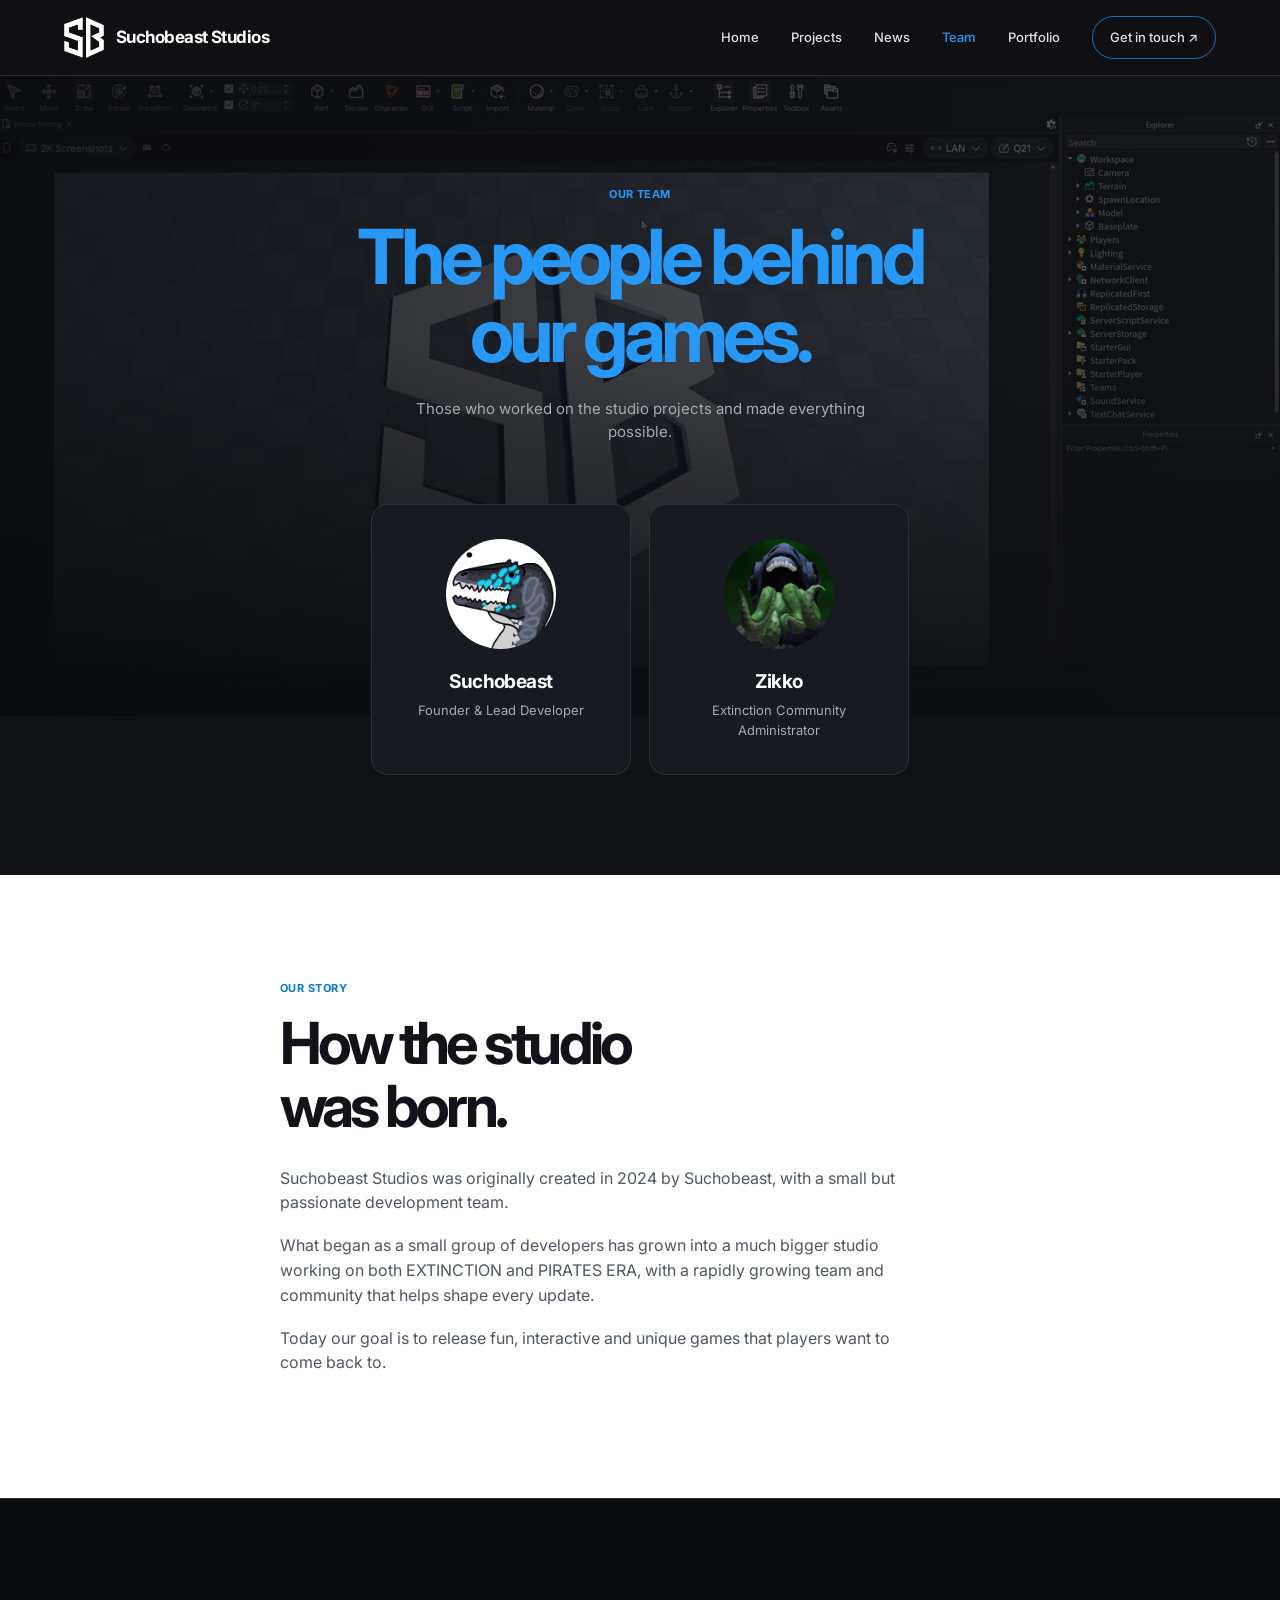
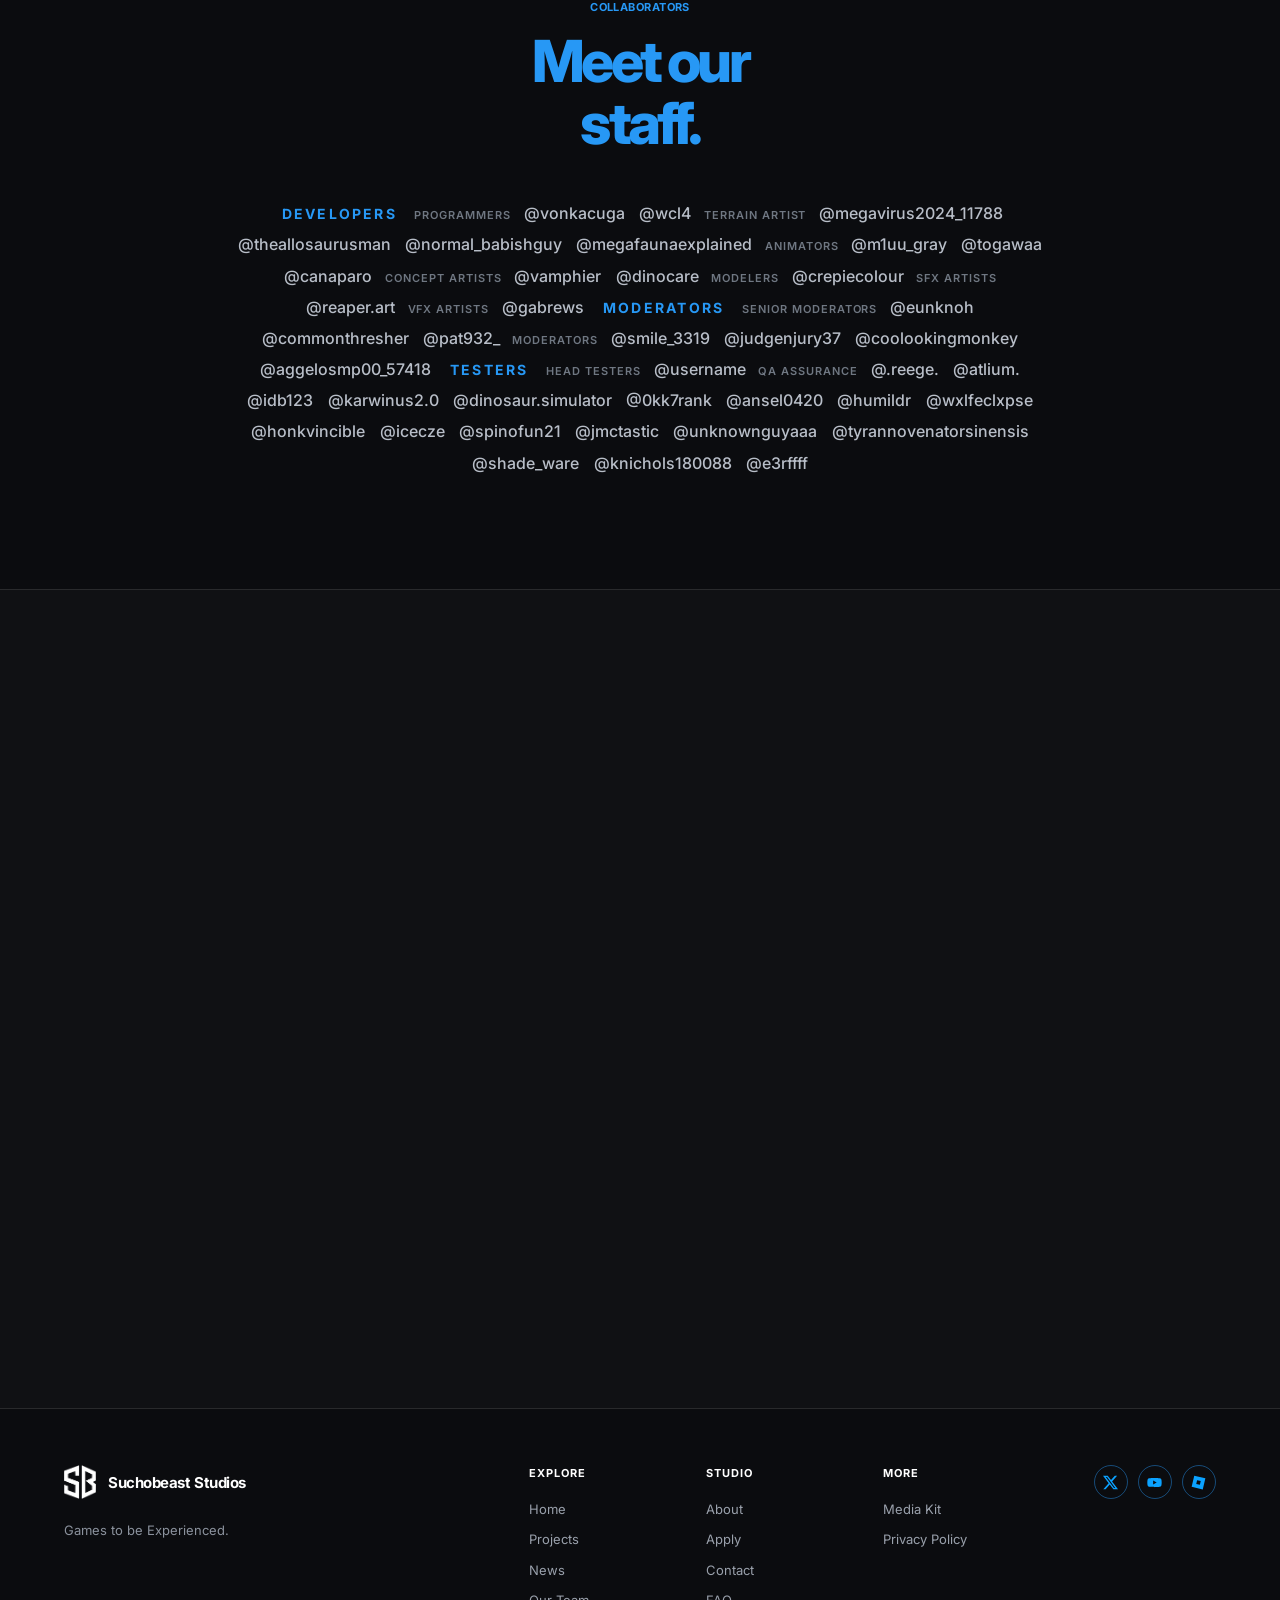
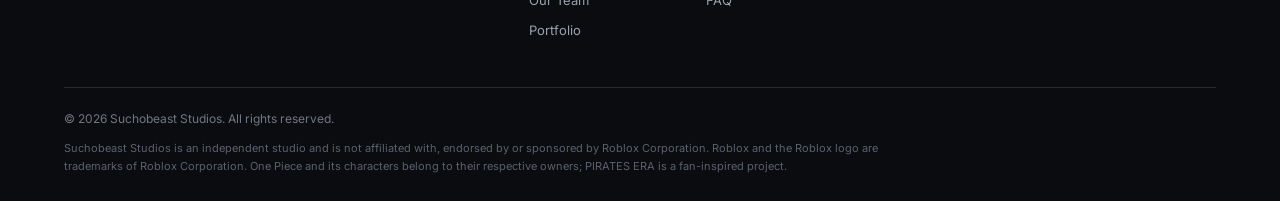
<file: team.html>
<!DOCTYPE html>
<!-- Suchobeast Studios · Team page. Every section is labelled with a comment; names and texts are on their own lines, so they are easy to edit. -->
<html lang="en">
<head>
  <meta charset="UTF-8">
  <meta name="viewport" content="width=device-width, initial-scale=1.0">
  <meta name="description" content="Meet the people behind Suchobeast Studios.">
  <meta name="theme-color" content="#101114">
  <title>Team | Suchobeast Studios</title>
  <!-- SEO and social preview tags: replace your-domain.com with your real domain -->
  <link rel="canonical" href="https://your-domain.com/team.html">
  <meta property="og:site_name" content="Suchobeast Studios">
  <meta property="og:type" content="website">
  <meta property="og:title" content="Team · Suchobeast Studios">
  <meta property="og:description" content="Meet the people behind Suchobeast Studios.">
  <meta property="og:url" content="https://your-domain.com/team.html">
  <meta property="og:image" content="https://your-domain.com/assets/images/og-image.jpg">
  <meta property="og:image:width" content="1200">
  <meta property="og:image:height" content="630">
  <meta name="twitter:card" content="summary_large_image">
  <meta name="twitter:title" content="Team · Suchobeast Studios">
  <meta name="twitter:description" content="Meet the people behind Suchobeast Studios.">
  <meta name="twitter:image" content="https://your-domain.com/assets/images/og-image.jpg">
  <!-- Favicon (browser tab icon) -->
  <link rel="icon" type="image/png" href="assets/images/fav-icon.png">
  <link rel="apple-touch-icon" href="assets/images/fav-icon.png">
  <link rel="preconnect" href="https://fonts.googleapis.com">
  <link rel="preconnect" href="https://fonts.gstatic.com" crossorigin>
  <link href="https://fonts.googleapis.com/css2?family=Inter:wght@400;500;600;700;800&display=swap" rel="stylesheet">
  <!-- Styles and scripts -->
  <link rel="stylesheet" href="css/style.css">
  <script src="js/script.js" defer></script>
</head>
<body>
  <!-- Icon sprite used by the buttons (do not edit) -->
  <svg width="0" height="0" style="position:absolute;overflow:hidden" aria-hidden="true" focusable="false">
    <symbol id="i-mail" viewBox="0 0 24 24"><g fill="none" stroke="currentColor" stroke-width="2" stroke-linecap="round" stroke-linejoin="round"><rect x="3" y="5" width="18" height="14" rx="2.5"/><path d="M3.5 7.5l8.5 6 8.5-6"/></g></symbol>
  </svg>

  <!-- ===== Header: logo and main navigation ===== -->
  <header class="site-header">
    <a class="brand" href="index.html" aria-label="Suchobeast Studios home">
      <img src="assets/images/logo.png" alt="" class="brand-logo">
      <span class="brand-text">Suchobeast Studios</span>
    </a>
    <!-- Mobile menu button -->
    <button class="menu-toggle" type="button" aria-label="Open navigation" aria-expanded="false">
      <span></span>
      <span></span>
    </button>
    <!-- Main menu: edit the link names or addresses here -->
    <nav class="main-nav" aria-label="Main navigation">
      <a class="nav-link" href="index.html">Home</a>
      <a class="nav-link" href="projects.html">Projects</a>
      <a class="nav-link" href="news.html">News</a>
      <a class="nav-link active" href="team.html" aria-current="page">Team</a>
      <a class="nav-link" href="portfolio.html">Portfolio</a>
      <a class="nav-cta" href="index.html#contact">Get in touch <span>↗</span></a>
    </nav>
  </header>

  <!-- ===== Page content ===== -->
  <main>
    <!-- ===== Team: intro and member cards ===== -->
    <section class="team-page">
      <!-- Background video (assets/videos/team-loop.mp4) -->
      <video class="team-video" autoplay muted loop playsinline poster="assets/images/hero-poster.jpg">
        <source src="assets/videos/team-loop.mp4" type="video/mp4">
      </video>
      <div class="team-shade"></div>
      <div class="team-inner">
        <p class="eyebrow reveal">OUR TEAM</p>
        <h1 class="type-on-view">The people behind<br><span>our games.</span></h1>
        <p class="team-intro reveal">Those who worked on the studio projects and made everything possible.</p>
        <!-- Team member cards: copy a card to add a person (change link, photo, name and role) -->
        <div class="team-grid">
          <a class="team-card reveal" href="https://www.roblox.com/users/2882913586/profile" target="_blank" rel="noopener" aria-label="Suchobeast on Roblox">
            <div class="team-avatar">
              <img src="assets/images/Founder.jpg" alt="Suchobeast">
            </div>
            <h3>Suchobeast</h3>
            <p>Founder &amp; Lead Developer</p>
          </a>
          <a class="team-card reveal" href="https://www.roblox.com/users/1203406911/profile" target="_blank" rel="noopener" aria-label="Zikko on Roblox">
            <div class="team-avatar">
              <img src="assets/images/Administrator.jpg" alt="Zikko">
              <span>?</span>
            </div>
            <h3>Zikko</h3>
            <p>Extinction Community Administrator</p>
          </a>
        </div>
      </div>
    </section>

    <!-- ===== Studio story: edit the paragraphs ===== -->
    <section class="story" id="story">
      <div class="story-inner">
        <p class="eyebrow reveal">OUR STORY</p>
        <h2 class="type-on-view">How the studio<br>was born.</h2>
        <!-- Story paragraphs -->
        <div class="story-text reveal">
          <p>Suchobeast Studios was originally created in 2024 by Suchobeast, with a small but passionate development team.</p>
          <p>What began as a small group of developers has grown into a much bigger studio working on both EXTINCTION and PIRATES ERA, with a rapidly growing team and community that helps shape every update.</p>
          <p>Today our goal is to release fun, interactive and unique games that players want to come back to.</p>
        </div>
      </div>
    </section>

    <!-- ===== Credits: all staff usernames in one flowing text ===== -->
    <section class="credits" id="credits">
      <div class="credits-inner">
        <p class="eyebrow reveal">COLLABORATORS</p>
        <h2 class="type-on-view">Meet our<br><span>staff.</span></h2>
        <!-- ✏️ CREDITS: one single flowing text. To add a person copy a <span class="c-n">@username</span>; for a new role copy a <span class="c-r">Role</span>;
           blue titles use <span class="c-group">. The text wraps by itself. (c-l = optional slightly bigger name for key people.) -->
        <div class="credits-block reveal">
          <p class="credits-text">
            <span class="c-group">Developers</span>

            <span class="c-r">Programmers</span>
            <span class="c-n">@vonkacuga</span>
            <span class="c-n">@wcl4</span>

            <span class="c-r">Terrain Artist</span>
            <span class="c-n">@megavirus2024_11788</span>
            <span class="c-n">@theallosaurusman</span>
            <span class="c-n">@normal_babishguy</span>
            <span class="c-n">@megafaunaexplained</span>

            <span class="c-r">Animators</span>
            <span class="c-n">@m1uu_gray</span>
            <span class="c-n">@togawaa</span>
            <span class="c-n">@canaparo</span>

            <span class="c-r">Concept Artists</span>
            <span class="c-n">@vamphier</span>
            <span class="c-n">@dinocare</span>

            <span class="c-r">Modelers</span>
            <span class="c-n">@crepiecolour</span>

            <span class="c-r">SFX Artists</span>
            <span class="c-n">@reaper.art</span>

            <span class="c-r">VFX Artists</span>
            <span class="c-n">@gabrews</span>

            <span class="c-group">Moderators</span>

            <span class="c-r">Senior Moderators</span>
            <span class="c-n">@eunknoh</span>
            <span class="c-n">@commonthresher</span>
            <span class="c-n">@pat932_</span>

            <span class="c-r">Moderators</span>
            <span class="c-n">@smile_3319</span>
            <span class="c-n">@judgenjury37</span>
            <span class="c-n">@coolookingmonkey</span>
            <span class="c-n">@aggelosmp00_57418</span>

            <span class="c-group">Testers</span>

            <span class="c-r">Head Testers</span>
            <span class="c-n">@username</span>

            <span class="c-r">QA Assurance</span>
            <span class="c-n">@.reege.</span>
            <span class="c-n">@atlium.</span>
            <span class="c-n">@idb123</span>
            <span class="c-n">@karwinus2.0</span>
            <span class="c-n">@dinosaur.simulator</span>
            <span class="c-n">@0kk7rank</span>
            <span class="c-n">@ansel0420</span>
            <span class="c-n">@humildr</span>
            <span class="c-n">@wxlfeclxpse</span>
            <span class="c-n">@honkvincible</span>
            <span class="c-n">@icecze</span>
            <span class="c-n">@spinofun21</span>
            <span class="c-n">@jmctastic</span>
            <span class="c-n">@unknownguyaaa</span>
            <span class="c-n">@tyrannovenatorsinensis</span>
            <span class="c-n">@shade_ware</span>
            <span class="c-n">@knichols180088</span>
            <span class="c-n">@e3rffff</span>
          </p>
        </div>
      </div>
    </section>

    <!-- ===== Join the team: developer application form ===== -->
    <section class="contact" id="apply">
      <div class="contact-inner">
        <div class="contact-copy-block reveal">
          <p class="eyebrow">JOIN THE TEAM</p>
          <h2 class="type-on-view">Apply as a<br><span>developer.</span></h2>
          <p>We are always looking for talented people. Tell us what you do and show us your work, we read every application.</p>
          <a class="contact-email" href="mailto:suchobeast-studios@gmail.com">
            <svg class="ico" aria-hidden="true"><use href="#i-mail"/></svg>
            suchobeast-studios@gmail.com
            <span>↗</span>
          </a>
        </div>
        <!-- Application form (sent with Web3Forms) -->
        <form class="contact-form reveal" id="apply-form" novalidate data-ajax data-subject="Developer application from" data-success="Application sent. Thank you, we will get back to you if there is a fit.">
          <input type="text" name="_honey" tabindex="-1" autocomplete="off" class="hp" aria-hidden="true">
          <label for="a-name">Name</label>
          <input id="a-name" name="name" type="text" placeholder="Your name" required>
          <label for="a-email">Email</label>
          <input id="a-email" name="email" type="email" placeholder="Your email" required>
          <label for="a-role">Role</label>
          <select id="a-role" name="role" required>
            <option value="" disabled selected>Choose your role</option>
            <option>Programmer</option>
            <option>3D modeler</option>
            <option>Map designer</option>
            <option>UI designer</option>
            <option>3D animator</option>
            <option>VFX artist</option>
            <option>Sound designer</option>
            <option>Other</option>
          </select>
          <label for="a-link">Portfolio</label>
          <input id="a-link" name="portfolio" type="url" placeholder="Link to your work (Roblox profile, portfolio, GitHub…)">
          <label for="a-message">About you</label>
          <textarea id="a-message" name="message" rows="4" placeholder="Your experience and why you want to join" required></textarea>
          <button class="button button-blue" type="submit">
            Send application
            <span>↗</span>
          </button>
          <p class="form-note" role="status" aria-live="polite">We usually reply within a few days.</p>
        </form>
      </div>
    </section>
  </main>

  <!-- ===== Footer: links, social icons and legal text ===== -->
  <footer class="site-footer">
    <div class="footer-main">
      <!-- Footer logo and tagline -->
      <div class="footer-brand">
        <a class="footer-logo" href="index.html" aria-label="Suchobeast Studios home">
          <img src="assets/images/logo.png" alt="">
          <span class="brand-text">Suchobeast Studios</span>
        </a>
        <p class="footer-tag">Games to be Experienced.</p>
      </div>
      <!-- Footer link columns (Explore / Studio / More) -->
      <nav class="footer-cols" aria-label="Footer navigation">
        <div>
          <h4>Explore</h4>
          <a href="index.html">Home</a>
          <a href="projects.html">Projects</a>
          <a href="news.html">News</a>
          <a href="team.html">Our Team</a>
          <a href="portfolio.html">Portfolio</a>
        </div>
        <div>
          <h4>Studio</h4>
          <a href="index.html#about">About</a>
          <a href="team.html#apply">Apply</a>
          <a href="index.html#contact">Contact</a>
          <a href="index.html#faq">FAQ</a>
        </div>
        <div>
          <h4>More</h4>
          <a href="media-kit.html">Media Kit</a>
          <a href="privacy.html">Privacy Policy</a>
        </div>
      </nav>
      <!-- Footer social icons (Twitter, YouTube, Roblox Group) -->
      <div class="footer-social" aria-label="Social links">
        <a href="https://x.com/Suchobeastudios" target="_blank" rel="noopener" aria-label="Twitter">
          <img src="assets/icons/twitter.svg" alt="">
        </a>
        <a href="https://www.youtube.com/@SUCHOB3AST" target="_blank" rel="noopener" aria-label="YouTube">
          <img src="assets/icons/youtube.svg" alt="">
        </a>
        <a href="https://www.roblox.com/communities/16744488/Suchobeast-Studios" target="_blank" rel="noopener" aria-label="Roblox Group">
          <img src="assets/icons/roblox.svg" alt="">
        </a>
      </div>
    </div>
    <!-- Copyright and legal disclaimer -->
    <div class="footer-bottom">
      <p>© <span id="year"></span> Suchobeast Studios. All rights reserved.</p>
      <p class="footer-legal">Suchobeast Studios is an independent studio and is not affiliated with, endorsed by or sponsored by Roblox Corporation. Roblox and the Roblox logo are trademarks of Roblox Corporation. One Piece and its characters belong to their respective owners; PIRATES ERA is a fan-inspired project.</p>
    </div>
  </footer>
</body>
</html>
</file>
<file: css/style.css>
:root{--blue:#2798F5;--blue-dark:#0878d1;--ink:#111318;--dark:#101114;--white:#fff;--paper:#f5f6f8;--muted:#a5aab3;--line-dark:rgba(255,255,255,.12);--content:1200px;--shadow-blue:0 8px 26px rgba(39,152,245,.28),0 2px 7px rgba(39,152,245,.16)}
*{box-sizing:border-box}html{scroll-behavior:smooth;scroll-padding-top:82px}body{margin:0;background:var(--dark);color:var(--white);font-family:Inter,Arial,sans-serif;line-height:1.55;-webkit-font-smoothing:antialiased}a{color:inherit;text-decoration:none}button,input,textarea{font:inherit}
.site-header{height:76px;padding:0 max(5vw,calc((100vw - var(--content))/2));display:flex;align-items:center;justify-content:space-between;position:sticky;top:0;z-index:30;background:rgba(16,17,20,.88);backdrop-filter:blur(18px);border-bottom:1px solid var(--line-dark)}.brand,.footer-logo{display:inline-flex;align-items:center;gap:12px}.brand-logo{display:block;width:auto;max-width:60px;max-height:42px;object-fit:contain}.brand-text{color:#fff;font-size:17px;font-weight:700;letter-spacing:-.03em;white-space:nowrap}.main-nav{display:flex;align-items:center;gap:32px;color:#e0e2e6;font-size:13px;font-weight:500}.nav-link{transition:color .2s}.nav-link:hover,.nav-link.active{color:var(--blue)}.nav-cta{padding:10px 17px;border:1px solid rgba(39,152,245,.7);border-radius:999px;transition:.2s}.nav-cta:hover{color:#fff;background:var(--blue);box-shadow:var(--shadow-blue)}.menu-toggle{display:none}
.hero{height:min(780px,84vh);min-height:590px;position:relative;display:flex;align-items:center;overflow:hidden;background:#171a20}.hero-video{position:absolute;inset:0;width:100%;height:100%;object-fit:cover;opacity:.48}.hero-shade{position:absolute;inset:0;background:linear-gradient(90deg,rgba(9,10,13,.88),rgba(9,10,13,.4) 68%,rgba(9,10,13,.18)),linear-gradient(0deg,rgba(9,10,13,.45),transparent 45%)}.hero-content{position:relative;width:min(var(--content),90%);margin:0 auto;padding:70px 0}.hero h1{max-width:850px;margin:0 0 22px;font-size:clamp(52px,8vw,100px);line-height:.99;letter-spacing:-.075em;font-weight:700}.hero h1 span,.founder-title span,.contact h2 span{color:var(--blue)}.hero-copy{max-width:430px;color:#e1e4e9;font-size:clamp(15px,1.5vw,18px);margin:0 0 32px}.button{min-height:46px;padding:12px 20px;display:inline-flex;align-items:center;justify-content:center;gap:20px;border:0;border-radius:999px;font-size:13px;font-weight:600;cursor:pointer;transition:transform .22s,box-shadow .22s,background .22s}.button:hover{transform:translateY(-2px)}.button-blue{color:#fff;background:var(--blue);box-shadow:var(--shadow-blue)}.button-blue:hover{background:#1689e9;box-shadow:0 12px 32px rgba(39,152,245,.38)}.button-light{background:#fff;color:#101318;box-shadow:0 5px 20px rgba(0,0,0,.2)}.button-light:hover{background:#eaf5ff;box-shadow:0 9px 26px rgba(0,0,0,.28)}.hero-scroll{position:absolute;bottom:30px;left:5%;display:flex;align-items:center;gap:12px;color:rgba(255,255,255,.78);font-size:11px}.hero-scroll svg{width:18px;height:18px;fill:none;stroke:var(--blue);stroke-width:2.5;stroke-linecap:round;stroke-linejoin:round;animation:nudge 1.8s ease-in-out infinite}@keyframes nudge{0%,100%{transform:translateY(-2px)}50%{transform:translateY(3px)}}
.projects{background:var(--paper);color:var(--ink)}.projects-heading{width:min(var(--content),90%);margin:auto;padding:100px 0 58px;display:flex;justify-content:space-between;align-items:end;gap:35px}.eyebrow{margin:0 0 15px;color:var(--blue-dark);font-size:11px;font-weight:700;letter-spacing:.04em}.projects-heading h2,.contact h2{margin:0;font-size:clamp(39px,5.5vw,68px);line-height:1.02;letter-spacing:-.065em}.projects-heading h2 span{color:var(--blue-dark)}.projects-intro{max-width:260px;margin:0 0 7px;color:#646b75;font-size:14px}.project-banner{height:620px;width:100%;position:relative;overflow:hidden;display:flex;align-items:center;background:#151b23;color:#fff}.project-video{position:absolute;inset:0;width:100%;height:100%;object-fit:cover}.project-shade{position:absolute;inset:0;background:linear-gradient(90deg,rgba(5,8,12,.84),rgba(5,8,12,.43) 56%,rgba(5,8,12,.13))}.project-content{position:relative;width:min(var(--content),90%);margin:auto;padding:90px 0}.project-label{margin:0 0 14px;color:#c6d9e9;font-size:11px;font-weight:600;letter-spacing:.08em}.project-content h3{margin:0 0 20px;font-size:clamp(58px,9vw,112px);line-height:.9;letter-spacing:-.075em;font-weight:800}.project-content h3 span{color:var(--blue)}.project-content>p:not(.project-label){max-width:420px;margin:0 0 30px;color:#e0e4e9;font-size:15px}.project-next .project-shade{background:linear-gradient(90deg,rgba(5,8,12,.88),rgba(5,8,12,.5) 58%,rgba(5,8,12,.22))}
.founder{background:#fff;color:var(--ink);padding:105px 5% 100px;text-align:center}.founder-inner{width:min(900px,100%);margin:auto}.founder .eyebrow{color:var(--blue-dark)}.founder-title{margin:0 0 28px;font-size:clamp(34px,5vw,58px);line-height:1.08;letter-spacing:-.065em}.founder-title span{color:var(--blue-dark)}.social-row{display:flex;flex-wrap:wrap;justify-content:center;gap:12px;margin:0 auto 34px}.social-pill{min-width:145px;display:inline-flex;align-items:center;justify-content:center;gap:10px;padding:11px 17px;border:1px solid #e0e4e9;border-radius:12px;color:#252a31;background:#fff;box-shadow:0 2px 8px rgba(20,35,50,.05);font-size:12px;font-weight:600;transition:.2s}.social-pill:hover{border-color:rgba(39,152,245,.55);box-shadow:0 7px 22px rgba(39,152,245,.14);transform:translateY(-2px)}.social-icon{width:25px;height:25px;display:grid;place-items:center;border-radius:7px;background:#edf6ff}.social-icon img{width:14px;height:14px;display:block}.external{color:#87919d;margin-left:3px}.founder-photo{width:190px;height:190px;margin:0 auto 23px;overflow:hidden;border-radius:50%;background:#e8edf2;box-shadow:0 12px 34px rgba(25,45,65,.15)}.founder-photo img{width:100%;height:100%;display:block;object-fit:cover}.founder-bio{max-width:530px;margin:auto}.founder-bio h3{margin:0;font-size:24px;letter-spacing:-.04em}.founder-role{margin:4px 0 12px!important;color:var(--blue-dark)!important;font-size:12px!important;font-weight:600}.founder-bio p{color:#69717c;font-size:14px}.stats-grid{display:grid;grid-template-columns:repeat(3,1fr);gap:14px;margin-top:52px}.stat-card{padding:30px 14px;border:1px solid #e7e9ed;border-radius:14px;background:#fff;box-shadow:0 5px 18px rgba(15,30,45,.045)}.stat-card strong{display:block;margin-bottom:6px;color:var(--ink);font-size:clamp(40px,5vw,54px);font-weight:800;line-height:1.05;letter-spacing:-.05em}.stat-card strong small{margin-left:2px;color:var(--blue-dark);font-size:17px;font-weight:600;letter-spacing:0}.stat-card span{color:#59616c;font-size:13px;font-weight:600}.stats-note{margin:12px 0 0;color:#9299a3;font-size:10px}
.contact{background:var(--dark);color:#fff;padding:105px 5% 115px}.contact-inner{width:min(var(--content),100%);margin:auto;display:grid;grid-template-columns:1fr .8fr;gap:80px;align-items:start}.contact h2{font-size:clamp(42px,5.7vw,70px)}.contact-copy-block>p:not(.eyebrow){max-width:390px;margin:24px 0;color:var(--muted);font-size:14px}.contact-email{display:inline-flex;gap:12px;color:var(--blue);font-size:14px;font-weight:600}.contact-form{display:flex;flex-direction:column;gap:10px}.contact-form label{margin-top:6px;color:#d9dde4;font-size:12px}.contact-form input,.contact-form textarea,.contact-form select{width:100%;padding:13px 14px;color:#fff;background:#191c22;border:1px solid #343943;border-radius:9px;outline:none;resize:vertical;font-size:13px;transition:border .2s,box-shadow .2s}.contact-form input:focus,.contact-form textarea:focus,.contact-form select:focus{border-color:var(--blue);box-shadow:0 0 0 3px rgba(39,152,245,.13)}.contact-form input::placeholder,.contact-form textarea::placeholder{color:#777f8b}.contact-form .button{align-self:flex-start;margin-top:8px}.form-note{margin:0;color:#828b98;font-size:10px}.site-footer{min-height:92px;padding:22px 5%;display:flex;align-items:center;justify-content:space-between;gap:20px;border-top:1px solid var(--line-dark);background:#0b0c0f}.footer-logo img{display:block;width:auto;max-width:48px;max-height:34px;object-fit:contain}.footer-logo .brand-text{font-size:15px}.site-footer>p,.footer-links{color:#8b929d;font-size:10px}.footer-links{display:flex;gap:20px}.footer-links a:hover{color:var(--blue)}
.reveal{opacity:0;transform:translateY(24px);transition:opacity .45s ease,transform .45s ease}.reveal.is-visible{transition:opacity .75s ease,transform .75s cubic-bezier(.2,.7,.2,1)}.reveal.is-visible{opacity:1;transform:translateY(0)}.type-on-view .type-char{opacity:0;transition:opacity .32s ease}.type-on-view.is-typed .type-char{opacity:1;transition:opacity .035s linear}
@media(prefers-reduced-motion:reduce){html{scroll-behavior:auto}*,*::before,*::after{animation-duration:.01ms!important;animation-iteration-count:1!important;transition-duration:.01ms!important}.reveal{opacity:1;transform:none}.type-on-view .type-char{opacity:1}}
@media(max-width:760px){.site-header{height:68px}.brand-logo{max-width:50px;max-height:34px}.brand-text{font-size:15px}.menu-toggle{display:flex;flex-direction:column;gap:5px;padding:10px;border:0;background:none}.menu-toggle span{width:22px;height:2px;background:#fff}.main-nav{display:none;position:absolute;top:68px;left:0;right:0;padding:22px 5%;background:rgba(16,17,20,.98);border-bottom:1px solid var(--line-dark);flex-direction:column;align-items:stretch;gap:19px}.main-nav.open{display:flex}.nav-cta{text-align:center}.hero{min-height:570px;height:76vh}.hero h1{font-size:clamp(48px,13vw,76px)}.projects-heading{padding:75px 0 40px;align-items:start;flex-direction:column;gap:14px}.project-banner{height:560px}.project-content h3{font-size:clamp(58px,15vw,90px)}.founder{padding-top:80px;padding-bottom:80px}.social-row{gap:8px}.social-pill{min-width:125px;padding:10px 12px}.founder-photo{width:160px;height:160px}.stats-grid{grid-template-columns:1fr;max-width:420px;margin-left:auto;margin-right:auto}.contact{padding-top:80px;padding-bottom:85px}.contact-inner{grid-template-columns:1fr;gap:38px}.site-footer{flex-direction:column;align-items:flex-start}}
.project-content{z-index:2}
.project-extinction::after,.project-next::before{content:"";position:absolute;left:0;right:0;height:240px;z-index:1;pointer-events:none}
.project-extinction::after{bottom:0;background:linear-gradient(to top,#05080c,rgba(5,8,12,0))}
.project-next::before{top:0;background:linear-gradient(to bottom,#05080c,rgba(5,8,12,0))}
.hp{position:absolute!important;left:-9999px;width:1px;height:1px;opacity:0}
.form-note.is-error{color:#ff8a8a}.form-note.is-ok{color:#6ee7a0}
.contact-form .button[disabled]{opacity:.6;cursor:wait;transform:none}
.team-page{padding:110px 5% 100px;background:var(--dark);text-align:center}
.team-inner{width:min(var(--content),100%);margin:auto}
.team-page .eyebrow{color:var(--blue)}
.team-page h1{margin:0;font-size:clamp(40px,6vw,76px);line-height:1.02;letter-spacing:-.065em;font-weight:700}
.team-page h1 span{color:var(--blue)}
.team-intro{max-width:480px;margin:24px auto 60px;color:var(--muted);font-size:15px}
.team-grid{display:grid;grid-template-columns:repeat(auto-fit,minmax(220px,260px));justify-content:center;gap:18px}
.team-card{padding:34px 20px;border:1px solid #2a2f38;border-radius:16px;background:#171a20}
.team-avatar{width:110px;height:110px;margin:0 auto 18px;display:grid;place-items:center;overflow:hidden;border-radius:50%;background:#20252d;color:var(--blue);font-size:34px;font-weight:700}
.team-avatar img{width:100%;height:100%;object-fit:cover;display:block}
.team-card h3{margin:0;font-size:19px;letter-spacing:-.03em}
.team-card p{margin:4px 0 0;color:var(--muted);font-size:13px}
@media(max-width:760px){.team-page{padding-top:80px;padding-bottom:80px}}


.contact-form select{appearance:none;cursor:pointer;background-image:url("data:image/svg+xml,%3Csvg xmlns='http://www.w3.org/2000/svg' viewBox='0 0 24 24' fill='none' stroke='%23a5aab3' stroke-width='2.5' stroke-linecap='round' stroke-linejoin='round'%3E%3Cpath d='M5 9l7 7 7-7'/%3E%3C/svg%3E");background-repeat:no-repeat;background-position:right 12px center;background-size:16px;padding-right:38px}
.contact-form select:invalid{color:#777f8b}.contact-form select option{color:#fff;background:#191c22}
.story{background:#fff;color:var(--ink);padding:105px 5%}
.story-inner{width:min(720px,100%);margin:auto}
.story h2{margin:0 0 28px;font-size:clamp(34px,5vw,58px);line-height:1.08;letter-spacing:-.065em}
.story-text p{margin:0 0 18px;color:#4f5762;font-size:16px;max-width:65ch}
@media(max-width:760px){.story{padding-top:80px;padding-bottom:80px}}
/* project buttons: same blue glow as "Discover our games" */
.button-light.button-glow{box-shadow:var(--shadow-blue)}
.button-light.button-glow:hover{background:#eaf5ff;box-shadow:0 12px 32px rgba(39,152,245,.38)}
/* clickable team cards: grow on hover (uses `scale` so it doesn't fight the reveal animation) */
a.team-card{display:block;color:inherit}
.team-card.reveal{transition:opacity .45s ease,transform .45s ease,scale .25s ease}
.team-card.reveal.is-visible{transition:opacity .75s ease,transform .75s cubic-bezier(.2,.7,.2,1),scale .25s ease}
a.team-card:hover,a.team-card:focus-visible{scale:1.06;outline:none}
/* team page: translucent video behind the heading, fading into the page */
.team-page{position:relative;overflow:hidden}
.team-video{position:absolute;top:0;left:0;width:100%;height:640px;object-fit:cover;opacity:.48}
.team-shade{position:absolute;top:0;left:0;right:0;height:640px;background:linear-gradient(90deg,rgba(9,10,13,.75),rgba(9,10,13,.3)),linear-gradient(0deg,var(--dark),rgba(16,17,20,0) 60%)}
.team-inner{position:relative;z-index:1}
@media(max-width:760px){.team-video,.team-shade{height:520px}}

/* Streamable iframes behave like background videos.
   Base: always fill the box (never the 300x150 default). Modern browsers: cover a 16:9 video. */
.video-embed{overflow:hidden;pointer-events:none}
.video-embed iframe{position:absolute;top:0;left:0;width:100%;height:100%;border:0;pointer-events:none}
@supports (width:1cqw){
  .video-embed{container-type:size}
  .video-embed iframe{top:50%;left:50%;width:max(100cqw,177.78cqh);height:max(100cqh,56.25cqw);transform:translate(-50%,-50%)}
}
/* stats: big, readable numbers */
.stat-card{padding:30px 14px 26px}
.stat-card strong{font-size:clamp(40px,6vw,56px);line-height:1.05;font-weight:800;letter-spacing:-.05em;color:var(--blue-dark);font-variant-numeric:tabular-nums}
.stat-card strong small{margin-left:7px;font-size:14px;font-weight:600;letter-spacing:0;color:#77808b}
.stat-card span{display:block;margin-top:8px;font-size:12px;font-weight:600;color:#4f5762}
/* ---------- footer social icons ---------- */
.site-footer{flex-wrap:wrap}
.footer-social{display:flex;gap:10px}
.footer-social a{width:34px;height:34px;display:grid;place-items:center;border:1px solid rgba(39,152,245,.45);border-radius:50%;transition:background .2s,transform .2s,border-color .2s}
.footer-social a:hover{background:rgba(39,152,245,.16);border-color:var(--blue);transform:translateY(-2px)}
.footer-social img{width:15px;height:15px;display:block;filter:brightness(1.35)}
/* ---------- projects page ---------- */
.button-outline{color:#fff;background:transparent;border:1px solid rgba(255,255,255,.35)}
.button-outline:hover{background:rgba(255,255,255,.08);border-color:#fff}
.pj-page{background:#fff;color:var(--ink);padding:90px 5% 80px;text-align:center}
.pj-inner{width:min(1100px,100%);margin:auto}
.pj-page h1{margin:0;font-size:clamp(40px,6vw,76px);line-height:1.02;letter-spacing:-.065em;font-weight:800}
.pj-sub{margin:16px 0 48px;color:#646b75;font-size:15px}
.pj-grid{display:grid;grid-template-columns:1fr 1fr;gap:24px}
.pcard{position:relative;height:clamp(190px,32vw,380px);padding:0;border:0;border-radius:24px;overflow:hidden;cursor:pointer;background:#aeaaaa center/cover no-repeat;color:#fff;text-align:left;box-shadow:0 10px 30px rgba(15,30,45,.16);transition:transform .25s ease,box-shadow .25s ease,outline-color .25s ease;outline:3px solid transparent;outline-offset:4px}
.pcard::after{content:"";position:absolute;inset:0;background:linear-gradient(0deg,rgba(5,8,12,.8),rgba(5,8,12,0) 55%)}
.pcard:hover{transform:translateY(-4px) scale(1.015);box-shadow:0 18px 40px rgba(15,30,45,.24)}
.pcard:focus-visible,.pcard.is-active{outline-color:var(--blue)}
.pcard-label{position:absolute;left:clamp(12px,2vw,22px);bottom:clamp(12px,2vw,20px);z-index:1;display:flex;align-items:center;gap:clamp(8px,1.4vw,14px);font-size:clamp(13px,2.4vw,26px);font-weight:800;letter-spacing:-.03em;text-transform:uppercase}
.pcard-label img{height:clamp(30px,5vw,56px);width:auto;max-width:48%;object-fit:contain;filter:drop-shadow(0 3px 8px rgba(0,0,0,.45))}
.pj-hint{margin:20px 0 0;color:#8a919b;font-size:13px}
.pdetail{background:var(--dark);color:#fff;padding-bottom:110px;border-top:1px solid var(--line-dark)}
.pdetail.is-open{animation:pd-in .6s ease both}
@keyframes pd-in{from{opacity:0;transform:translateY(22px)}to{opacity:1;transform:none}}
.sr-only{position:absolute;width:1px;height:1px;margin:-1px;padding:0;overflow:hidden;clip:rect(0 0 0 0);white-space:nowrap;border:0}
/* video: soft white fade on top AND bottom so it melts into the page */
.pd-banner{position:relative;height:clamp(280px,46vw,500px);overflow:hidden;background:#151b23}
.pd-banner video{position:absolute;inset:0;width:100%;height:100%;object-fit:cover}
.pd-banner::after{content:"";position:absolute;left:0;right:0;bottom:0;height:64%;z-index:1;pointer-events:none;background:linear-gradient(0deg,var(--dark) 6%,rgba(16,17,20,.8) 36%,rgba(16,17,20,0))}
/* transparent logo floats over the fade */
.pd-logo{--logo-h:clamp(120px,19vw,210px);position:relative;z-index:2;display:block;height:var(--logo-h);width:auto;max-width:88%;margin:calc(var(--logo-h) * -.62) auto 10px;object-fit:contain;filter:drop-shadow(0 8px 26px rgba(0,0,0,.65))}
.pd-info{width:min(680px,90%);margin:0 auto;text-align:center}
.pd-tag{margin:0 0 12px;color:var(--blue-dark);font-size:11px;font-weight:700;letter-spacing:.1em}
.pd-desc{max-width:560px;margin:0 auto 28px;color:#b4bac4;font-size:16px}
.pd-actions{display:flex;flex-wrap:wrap;justify-content:center;gap:12px}
.button-line{color:#fff;background:transparent;border:1px solid rgba(255,255,255,.3)}
.button-line:hover{background:rgba(255,255,255,.08);border-color:#fff}
/* content slider */
.slider{width:min(920px,92%);margin:70px auto 0;outline:none}
.slides{position:relative;aspect-ratio:16/9;border-radius:20px;overflow:hidden;background:#151b23;box-shadow:0 22px 60px rgba(0,0,0,.55)}
.slide{position:absolute;inset:0;margin:0;opacity:0;visibility:hidden;transition:opacity .55s ease,visibility .55s}
.slide.is-active{opacity:1;visibility:visible}
.slide img{display:block;width:100%;height:100%;object-fit:cover}
.slide figcaption{position:absolute;left:0;right:0;bottom:0;display:flex;align-items:center;gap:14px;padding:96px 120px 26px 28px;color:#fff;font-size:clamp(15px,2.3vw,22px);font-weight:700;letter-spacing:-.02em;line-height:1.2;text-shadow:0 2px 14px rgba(0,0,0,.55);background:linear-gradient(0deg,rgba(5,8,12,.9),rgba(5,8,12,.45) 55%,rgba(5,8,12,0))}
.slide figcaption::before{content:"";flex:none;width:4px;height:1.5em;border-radius:3px;background:var(--blue);box-shadow:0 0 14px rgba(39,152,245,.75)}
.slide.is-active figcaption{animation:cap-in .7s .15s ease both}
@keyframes cap-in{from{opacity:0;transform:translateY(12px)}to{opacity:1;transform:none}}
.sl-count{position:absolute;right:18px;bottom:20px;z-index:3;padding:6px 13px;border-radius:999px;color:#fff;background:rgba(10,12,16,.62);backdrop-filter:blur(6px);font-size:13px;font-weight:700;letter-spacing:.04em;font-variant-numeric:tabular-nums}
.sl-progress{position:absolute;left:0;right:0;bottom:0;z-index:3;height:3px;background:var(--blue);transform:scaleX(0);transform-origin:left}
.sl-progress.run{animation:sl-prog 5.5s linear forwards}
@keyframes sl-prog{from{transform:scaleX(0)}to{transform:scaleX(1)}}
.slider.is-paused .sl-progress{animation-play-state:paused}
.sl-arrow{position:absolute;top:50%;z-index:2;width:44px;height:44px;display:grid;place-items:center;transform:translateY(-50%);border:0;border-radius:50%;color:#fff;background:rgba(10,12,16,.55);backdrop-filter:blur(6px);cursor:pointer;transition:background .2s,transform .2s}
.sl-arrow:hover{background:var(--blue);transform:translateY(-50%) scale(1.08)}
.sl-arrow svg{width:22px;height:22px;fill:none;stroke:#fff;stroke-width:2.6;stroke-linecap:round;stroke-linejoin:round}
.sl-prev{left:14px}.sl-next{right:14px}
.slider:focus-visible .slides{outline:3px solid var(--blue);outline-offset:4px}
.pj-cta{background:#0b0c0f;border-top:1px solid var(--line-dark);color:#fff;padding:100px 5% 110px;text-align:center}
.pj-cta-inner{width:min(760px,100%);margin:auto}
.pj-cta .eyebrow{color:var(--blue)}
.pj-cta h2{margin:0;font-size:clamp(34px,5vw,58px);line-height:1.06;letter-spacing:-.065em}
.pj-cta h2 span{color:var(--blue)}
.pj-cta-copy{max-width:440px;margin:22px auto 32px;color:var(--muted);font-size:15px}
.pj-cta-buttons{display:flex;flex-wrap:wrap;justify-content:center;gap:12px}
@media(max-width:760px){
 .pj-page{padding-top:70px}.pj-grid{gap:12px}.pcard{border-radius:16px}
 .slider{margin-top:48px}.slides{border-radius:14px}.sl-arrow{width:36px;height:36px}.sl-arrow svg{width:18px;height:18px}.sl-prev{left:8px}.sl-next{right:8px}.slide figcaption{padding:70px 70px 16px 16px}.sl-count{right:12px;bottom:14px;font-size:12px;padding:5px 10px}.pd-desc{font-size:15px}
 .pdetail{padding-bottom:70px}.pj-cta{padding-top:80px;padding-bottom:85px}
}

/* ---------- footer (reordered) ---------- */
.site-footer{display:block;min-height:0;padding:56px max(5vw,calc((100vw - var(--content))/2)) 26px;background:#0b0c0f;border-top:1px solid var(--line-dark)}
.footer-main{display:grid;grid-template-columns:1.2fr 1.5fr auto;gap:40px 64px;align-items:start}
.footer-tag{margin:14px 0 0;max-width:250px;color:#8b929d;font-size:13px}
.footer-cols{display:grid;grid-template-columns:repeat(3,minmax(110px,1fr));gap:30px}
.footer-cols h4{margin:0 0 12px;color:#fff;font-size:11px;font-weight:700;letter-spacing:.1em;text-transform:uppercase}
.footer-cols a{display:block;padding:5px 0;color:#9aa1ac;font-size:13px;transition:color .2s}
.footer-cols a:hover{color:var(--blue)}
.footer-bottom{margin-top:42px;padding-top:22px;border-top:1px solid var(--line-dark);color:#6f7782;font-size:12px}
.footer-bottom p{margin:0}
@media(max-width:760px){.footer-main{grid-template-columns:1fr;gap:32px}.site-footer{padding-top:44px}}
/* ---------- portfolio page ---------- */
.pf-page{background:var(--dark)}
.pf-hero{position:relative;padding:130px 5% 110px;text-align:center;background:radial-gradient(ellipse at 50% 0,rgba(39,152,245,.16),transparent 62%)}
.pf-inner{width:min(1100px,100%);margin:auto}
.pf-hero .eyebrow,.pf-section .eyebrow{color:var(--blue)}
.pf-hero h1,.pf-section h2{margin:0;font-size:clamp(40px,6.4vw,84px);line-height:1;letter-spacing:-.07em;font-weight:800}
.pf-hero h1 span,.pf-section h2 span{color:var(--blue)}
.pf-hero p.pf-lead{max-width:520px;margin:26px auto 34px;color:#b4bac4;font-size:16px}
.pf-actions{display:flex;flex-wrap:wrap;justify-content:center;gap:12px}
.pf-section{padding:90px 5%;text-align:center;border-top:1px solid var(--line-dark)}
.pf-section h2{font-size:clamp(34px,5vw,58px);margin-bottom:44px}

/* ---------- projects page: top part light, everything from the video down stays dark ---------- */
.pj-page{background:#fff;color:var(--ink)}
.pj-page .pj-sub{color:#646b75}
.pj-page .pj-hint{color:#8a919b}
.pj-page .pcard{box-shadow:0 10px 30px rgba(15,30,45,.18)}
.pj-page .pcard:hover{box-shadow:0 18px 40px rgba(15,30,45,.28)}
/* ---------- portfolio gallery ---------- */
.pf-tabs{display:flex;flex-wrap:wrap;justify-content:center;gap:10px;margin:0 0 16px}
.pf-tab{display:inline-flex;align-items:center;gap:8px;padding:10px 18px;border:1px solid #343943;border-radius:999px;background:transparent;color:#cfd5dc;font-size:13px;font-weight:600;cursor:pointer;transition:background .2s,border-color .2s,color .2s,box-shadow .2s}
.pf-tab:hover{border-color:var(--blue);color:#fff}
.pf-tab.is-active{background:var(--blue);border-color:var(--blue);color:#fff;box-shadow:var(--shadow-blue)}
.pf-count{font-size:11px;font-weight:700;opacity:.7}
.pf-catdesc{min-height:24px;margin:0 0 34px;color:#a5aab3;font-size:14px}
.pf-grid{display:grid;grid-template-columns:repeat(auto-fill,minmax(270px,1fr));gap:18px;text-align:left}
.pf-item{animation:pf-in .5s ease both}
.pf-item[hidden]{display:none}
@keyframes pf-in{from{opacity:0;transform:translateY(16px) scale(.98)}to{opacity:1;transform:none}}
.pf-thumb{position:relative;display:block;width:100%;aspect-ratio:16/10;padding:0;border:0;border-radius:16px;overflow:hidden;cursor:pointer;background:#151820;box-shadow:0 12px 30px rgba(0,0,0,.4);transition:transform .25s ease,box-shadow .25s ease}
.pf-thumb:hover{transform:translateY(-4px);box-shadow:0 20px 44px rgba(0,0,0,.55),0 0 0 1px rgba(39,152,245,.5)}
.pf-thumb img{display:block;width:100%;height:100%;object-fit:cover;transition:transform .5s ease}
.pf-thumb:hover img{transform:scale(1.06)}
.pf-thumb::after{content:"";position:absolute;inset:0;background:linear-gradient(0deg,rgba(5,8,12,.85),rgba(5,8,12,0) 55%)}
.pf-badge{position:absolute;top:12px;left:12px;z-index:2;padding:4px 10px;border-radius:999px;background:rgba(10,12,16,.65);backdrop-filter:blur(6px);color:#fff;font-size:11px;font-weight:700;letter-spacing:.07em;text-transform:uppercase}
.pf-title{position:absolute;left:14px;right:14px;bottom:12px;z-index:2;color:#fff;font-size:15px;font-weight:700;letter-spacing:-.02em;text-align:left}
.pf-item[data-type="video"] .pf-thumb::before{content:"▶";position:absolute;top:10px;right:12px;z-index:2;width:30px;height:30px;display:grid;place-items:center;border-radius:50%;background:var(--blue);color:#fff;font-size:11px;padding-left:2px}
.pf-empty{margin:30px 0 0;color:#8b929d;font-size:14px}
/* lightbox */
.lightbox{position:fixed;inset:0;z-index:100;display:grid;place-items:center;padding:56px 20px 24px;background:rgba(5,6,8,.93);backdrop-filter:blur(6px);animation:pf-in .3s ease both}
.lightbox[hidden]{display:none}
.lb-figure{margin:0;width:min(1100px,100%);display:flex;flex-direction:column;gap:16px}
.lb-media img,.lb-media video{display:block;max-width:100%;max-height:68vh;margin:0 auto;border-radius:14px;box-shadow:0 24px 70px rgba(0,0,0,.6)}
.lb-cap{text-align:center}
.lb-cap h3{margin:0;font-size:20px;letter-spacing:-.03em}
.lb-cap p{max-width:560px;margin:6px auto 0;color:#a5aab3;font-size:14px}
.lb-btn{position:absolute;z-index:2;width:44px;height:44px;display:grid;place-items:center;border:0;border-radius:50%;color:#fff;background:rgba(255,255,255,.1);cursor:pointer;transition:background .2s}
.lb-btn:hover{background:var(--blue)}
.lb-btn svg{width:22px;height:22px;fill:none;stroke:#fff;stroke-width:2.6;stroke-linecap:round;stroke-linejoin:round}
.lb-close{top:14px;right:14px}.lb-prev{left:14px;top:50%;margin-top:-22px}.lb-next{right:14px;top:50%;margin-top:-22px}
@media(max-width:760px){.pf-grid{grid-template-columns:1fr 1fr;gap:12px}.pf-title{font-size:13px;left:10px;bottom:9px}.lb-prev{left:6px}.lb-next{right:6px}.lb-media img,.lb-media video{max-height:55vh}}

/* ---------- portfolio: works by category ---------- */
.pf-nav{position:sticky;top:76px;z-index:20;display:flex;justify-content:center;gap:10px;padding:14px 5%;overflow-x:auto;background:rgba(16,17,20,.9);backdrop-filter:blur(14px);border-top:1px solid var(--line-dark);border-bottom:1px solid var(--line-dark)}
.pf-nav a{flex:none;padding:9px 18px;border:1px solid rgba(255,255,255,.16);border-radius:999px;color:#d5d9e0;font-size:13px;font-weight:600;transition:background .2s,border-color .2s,color .2s}
.pf-nav a:hover,.pf-nav a.active{color:#fff;background:var(--blue);border-color:var(--blue)}
.pf-about{display:grid;grid-template-columns:1.25fr 1fr;gap:56px;align-items:start;text-align:left}
.pf-about p{margin:0 0 16px;color:#b4bac4;font-size:16px}
.pf-facts{margin:0;padding:6px 26px;border:1px solid #2a2f38;border-radius:18px;background:#151820}
.pf-facts div{display:flex;justify-content:space-between;gap:20px;padding:16px 0;border-bottom:1px solid #262b34;font-size:14px}
.pf-facts div:last-child{border-bottom:0}
.pf-facts dt{color:#8b929d}.pf-facts dd{margin:0;font-weight:600;text-align:right}
.pf-cat{padding:92px 5%;border-top:1px solid var(--line-dark);scroll-margin-top:130px}
.pf-cat-head{display:flex;justify-content:space-between;align-items:flex-end;gap:30px;margin-bottom:40px;text-align:left}
.pf-num{margin:0 0 12px;color:var(--blue);font-size:12px;font-weight:700;letter-spacing:.12em}
.pf-cat h2{margin:0;font-size:clamp(38px,5.4vw,66px);line-height:1;letter-spacing:-.07em;font-weight:800}
.pf-cat-desc{max-width:320px;margin:0 0 6px;color:#a5aab3;font-size:14px}
.wk-grid{display:grid;grid-template-columns:repeat(auto-fill,minmax(280px,1fr));gap:20px;text-align:left}
.wk-card{display:block;overflow:hidden;border:1px solid #2a2f38;border-radius:18px;background:#151820;transition:transform .25s ease,border-color .25s ease,box-shadow .25s ease}
a.wk-card:hover{transform:translateY(-4px);border-color:rgba(39,152,245,.6);box-shadow:0 16px 40px rgba(0,0,0,.4)}
.wk-media{position:relative;aspect-ratio:16/10;background:#1b1f28}
.wk-media img,.wk-media video{display:block;width:100%;height:100%;object-fit:cover}
.wk-body{padding:16px 18px 20px}
.wk-body h3{margin:0 0 4px;font-size:17px;letter-spacing:-.02em}
.wk-body p{margin:0;color:#a5aab3;font-size:13px}
.wk-card.is-empty{background:transparent;border:1.5px dashed #363c48}
.wk-card.is-empty .wk-media{display:grid;place-items:center;align-content:center;gap:10px;background:transparent;color:#5d6572;font-size:12px;font-weight:600}
.wk-card.is-empty svg{width:38px;height:38px;fill:none;stroke:currentColor;stroke-width:1.5;stroke-linecap:round;stroke-linejoin:round}
.wk-card.is-empty .wk-body h3{color:#6f7782}
@media(max-width:760px){
 .pf-nav{top:68px;justify-content:flex-start}
 .pf-about{grid-template-columns:1fr;gap:34px}
 .pf-cat{padding:70px 5%}.pf-cat-head{flex-direction:column;align-items:flex-start;gap:14px}
}

/* ---------- team: credits (one flowing text) ---------- */
.credits{padding:100px 5% 110px;text-align:center;color:#fff;background:#0b0c0f;border-top:1px solid var(--line-dark);border-bottom:1px solid var(--line-dark)}
.credits-inner{width:min(820px,100%);margin:auto}
.credits .eyebrow{color:var(--blue)}
.credits h2{margin:0 0 44px;font-size:clamp(34px,5vw,58px);line-height:1.06;letter-spacing:-.065em;font-weight:800}
.credits h2 span{color:var(--blue)}
.credits-text{margin:0;font-size:16px;font-weight:500;line-height:1.95;color:#b8bec8}
.credits-text span{margin:0 .32em}
.c-n{font-size:16px}
.c-l{font-size:16px;font-weight:600;color:#fff}
.c-r{font-size:11px;font-weight:600;letter-spacing:.09em;text-transform:uppercase;color:#6f7782}
.c-group{margin:0 .7em!important;font-size:14px;font-weight:700;letter-spacing:.16em;text-transform:uppercase;color:var(--blue)}
@media(max-width:760px){.credits{padding-top:80px;padding-bottom:85px}}

/* ---------- footer: legal line ---------- */
.footer-legal{max-width:820px;margin:10px 0 0!important;font-size:11px;line-height:1.65;color:#59616d}
@media(max-width:760px){.footer-cols{grid-template-columns:repeat(2,minmax(110px,1fr))}}
/* ---------- FAQ ---------- */
.faq-section{padding:100px 5% 104px;text-align:center;color:#fff;background:var(--dark);border-top:1px solid var(--line-dark)}
.faq-section.faq-light{color:var(--ink);background:var(--paper);border-top:0}
.faq-wrap{width:min(820px,100%);margin:auto}
.faq-section .eyebrow{color:var(--blue)}
.faq-light .eyebrow{color:var(--blue-dark)}
.faq-section h2{margin:0 0 40px;font-size:clamp(34px,5vw,58px);line-height:1.06;letter-spacing:-.065em;font-weight:800}
.faq-section h2 span{color:var(--blue)}
.faq-light h2 span{color:var(--blue-dark)}
.faq{text-align:left}
.faq-item{border-bottom:1px solid var(--line-dark)}
.faq-item summary{list-style:none;cursor:pointer;display:flex;justify-content:space-between;align-items:center;gap:20px;padding:20px 4px;color:#fff;font-size:16px;font-weight:600;letter-spacing:-.01em;transition:color .2s}
.faq-item summary::-webkit-details-marker{display:none}
.faq-item summary::after{content:"";flex:none;width:9px;height:9px;margin-top:-4px;border-right:2px solid var(--blue);border-bottom:2px solid var(--blue);transform:rotate(45deg);transition:transform .25s ease,margin .25s ease}
.faq-item[open] summary::after{transform:rotate(-135deg);margin-top:4px}
.faq-item summary:hover{color:var(--blue)}
.faq-item>div{padding:0 4px 22px}
.faq-item p{margin:0;max-width:66ch;color:#a5aab3;font-size:15px}
.faq-item p a{color:var(--blue);text-decoration:underline;text-underline-offset:3px}
.faq-item[open]>div{animation:faq-in .3s ease both}
@keyframes faq-in{from{opacity:0;transform:translateY(-6px)}to{opacity:1;transform:none}}
.faq.light .faq-item{border-color:#dfe3e8}
.faq.light summary{color:var(--ink)}
.faq.light summary:hover{color:var(--blue-dark)}
.faq.light summary::after{border-color:var(--blue-dark)}
.faq.light .faq-item p{color:#5b636e}
.faq.light .faq-item p a{color:var(--blue-dark)}
.pd-faq{width:min(820px,92%);margin:90px auto 0}
.pd-faq h3{margin:0 0 14px;font-size:clamp(22px,3vw,30px);letter-spacing:-.04em;text-align:center}
/* ---------- news ---------- */
.news-list{padding:20px 5% 100px}
.news-inner{width:min(900px,100%);margin:auto;text-align:left}
.post{display:grid;grid-template-columns:170px 1fr;gap:12px 40px;padding:36px 0;border-top:1px solid var(--line-dark)}
.post:last-child{border-bottom:1px solid var(--line-dark)}
.post time{color:#8b929d;font-size:13px;font-weight:600}
.post .tag{display:inline-block;margin-bottom:12px;padding:4px 11px;border-radius:999px;color:#6cc0ff;background:rgba(39,152,245,.14);font-size:11px;font-weight:700;letter-spacing:.07em;text-transform:uppercase}
.post h2{margin:0 0 8px;font-size:clamp(22px,3vw,30px);line-height:1.15;letter-spacing:-.04em}
.post p{margin:0;max-width:62ch;color:#a5aab3;font-size:15px}
@media(max-width:760px){.post{grid-template-columns:1fr;gap:8px;padding:28px 0}}
/* ---------- media kit ---------- */
.mk-grid{display:grid;grid-template-columns:repeat(auto-fill,minmax(270px,1fr));gap:18px;text-align:left}
.mk-card{overflow:hidden;border:1px solid #2a2f38;border-radius:16px;background:#151820}
.mk-preview{display:grid;place-items:center;aspect-ratio:16/10;background:#0e1014}
.mk-preview img{max-width:68%;max-height:68%;object-fit:contain}
.mk-preview.mk-shot img{max-width:100%;max-height:100%;width:100%;height:100%;object-fit:cover}
.mk-body{display:flex;justify-content:space-between;align-items:center;gap:12px;padding:14px 16px}
.mk-body span{font-size:14px;font-weight:600}
.mk-body small{display:block;margin-top:2px;color:#8b929d;font-size:11px;font-weight:500}
.mk-dl{flex:none;padding:8px 15px;border:1px solid rgba(39,152,245,.6);border-radius:999px;color:#6cc0ff;font-size:12px;font-weight:600;transition:background .2s,color .2s}
.mk-dl:hover{background:var(--blue);color:#fff}
.mk-swatches{display:grid;grid-template-columns:repeat(auto-fit,minmax(150px,1fr));gap:14px}
.mk-swatch{padding:0 0 14px;border:1px solid #2a2f38;border-radius:14px;overflow:hidden;color:#fff;background:#151820;cursor:pointer;font:inherit;text-align:left;transition:transform .2s,border-color .2s}
.mk-swatch:hover{transform:translateY(-3px);border-color:var(--blue)}
.mk-chip{display:block;height:86px;margin-bottom:12px;background:var(--c);border-bottom:1px solid #2a2f38}
.mk-swatch b{display:block;padding:0 14px;font-size:14px}
.mk-swatch small{display:block;padding:0 14px;color:#8b929d;font-size:12px;font-variant-numeric:tabular-nums}
.mk-note{margin:22px 0 0;color:#8b929d;font-size:13px}
.mk-usage{max-width:680px;margin:0 auto;text-align:left}
.mk-usage p{margin:0 0 14px;color:#b4bac4;font-size:15px}
.mk-usage a{color:var(--blue);text-decoration:underline;text-underline-offset:3px}
.mk-copy{margin-top:6px}
/* ---------- legal ---------- */
.legal{padding:100px 5% 110px}
.legal-inner{width:min(760px,100%);margin:auto}
.legal .eyebrow{color:var(--blue)}
.legal h1{margin:0;font-size:clamp(38px,6vw,64px);line-height:1.04;letter-spacing:-.065em;font-weight:800}
.legal-date{margin:12px 0 40px;color:#8b929d;font-size:13px}
.legal h2{margin:36px 0 10px;font-size:20px;letter-spacing:-.03em}
.legal p,.legal li{color:#b4bac4;font-size:15px}
.legal p{margin:0 0 12px}
.legal ul{margin:0 0 12px;padding-left:20px}
.legal a{color:var(--blue);text-decoration:underline;text-underline-offset:3px}
/* ---------- 404 ---------- */
.nf{min-height:calc(100vh - 76px - 330px);display:grid;place-items:center;padding:90px 5%;text-align:center;background:radial-gradient(ellipse at 50% 30%,rgba(39,152,245,.16),transparent 62%)}
.nf-code{margin:0;font-size:clamp(110px,24vw,230px);font-weight:800;line-height:1;letter-spacing:-.08em;color:transparent;background:linear-gradient(180deg,#7cc8ff,#2798F5 55%,rgba(39,152,245,.12));-webkit-background-clip:text;background-clip:text}
.nf-title{margin:8px 0 12px;font-size:clamp(28px,4vw,44px);letter-spacing:-.05em}
.nf-text{max-width:420px;margin:0 auto 30px;color:#a5aab3;font-size:15px}

/* ---------- icons inside buttons ---------- */
.ico{display:inline-block;flex:none;width:17px;height:17px;fill:currentColor}
.button .ico{margin-right:-8px}
.contact-email .ico{width:16px;height:16px;align-self:center}
/* ---------- news: view post ---------- */
.post-link{display:inline-flex;align-items:center;gap:9px;margin-top:18px;padding:9px 16px;border:1px solid rgba(255,255,255,.22);border-radius:999px;color:#fff;font-size:13px;font-weight:600;transition:background .2s,border-color .2s,transform .2s}
.post-link:hover{background:var(--blue);border-color:var(--blue);transform:translateY(-2px)}
.post-link .ico{width:14px;height:14px}
/* ---------- portfolio: light "about me" ---------- */
.pf-section.pf-light{color:var(--ink);background:#fff;border-top:0}
.pf-light .eyebrow{color:var(--blue-dark)}
.pf-light h2 span{color:var(--blue-dark)}
.pf-light .pf-about p{color:#4f5762}
.pf-light .pf-facts{background:var(--paper);border-color:#e3e6ea}
.pf-light .pf-facts div{border-color:#e4e7eb}
.pf-light .pf-facts dt{color:#77808b}
.pf-light .pf-facts dd{color:var(--ink)}
/* ---------- media kit: empty render slots ---------- */
.mk-card.is-empty{background:transparent;border:1.5px dashed #363c48}
.mk-card.is-empty .mk-preview{align-content:center;gap:10px;background:transparent;color:#5d6572;font-size:12px;font-weight:600}
.mk-card.is-empty svg{width:38px;height:38px;fill:none;stroke:currentColor;stroke-width:1.5;stroke-linecap:round;stroke-linejoin:round}
.mk-card.is-empty .mk-body span{color:#6f7782}

/* ---------- media kit: folder cards ---------- */
.mk-folders{grid-template-columns:repeat(auto-fit,minmax(240px,1fr))}
.mk-folders .mk-body{flex-direction:column;align-items:stretch;gap:14px;padding:16px 18px 18px}
.mk-dl{display:inline-flex;align-items:center;justify-content:center;gap:8px}
.mk-dl .ico{width:14px;height:14px}
.mk-folders .mk-dl{padding:11px 15px}
.mk-preview.mk-multi{display:flex;gap:12px;padding:20px}
.mk-multi img{flex:1 1 0;min-width:0;max-width:33%;max-height:72%;object-fit:contain}
.mk-preview.mk-mosaic{display:grid;grid-template-columns:repeat(3,1fr);gap:3px;padding:0}
.mk-mosaic img{width:100%;height:100%;max-width:none;max-height:none;object-fit:cover}
.mk-preview.mk-empty{align-content:center;gap:10px;background:transparent;color:#5d6572;font-size:12px;font-weight:600;border-bottom:1px dashed #363c48}
.mk-empty svg{width:38px;height:38px;fill:none;stroke:currentColor;stroke-width:1.5;stroke-linecap:round;stroke-linejoin:round}
.mk-extra{margin-top:44px}

/* ---------- portfolio: 16:9 thumbnails, zoom, lightbox ---------- */
.wk-media{aspect-ratio:16/9}
.wk-card:not(.is-empty) .wk-media img{cursor:zoom-in;transition:transform .5s ease}
.wk-card:not(.is-empty):hover .wk-media img{transform:scale(1.03)}
.wk-media{overflow:hidden}
.lightbox{position:fixed;inset:0;z-index:100;display:grid;place-items:center;padding:4vw;background:rgba(5,6,8,.93);cursor:zoom-out;animation:pd-in .2s ease both}
.lightbox img{max-width:100%;max-height:100%;border-radius:12px;box-shadow:0 20px 80px rgba(0,0,0,.6)}
/* ---------- media kit: light section ---------- */
.pf-light .mk-card{background:#f5f6f8;border-color:#e3e6ea}
.pf-light .mk-preview{background:#eceff3}
.pf-light .mk-preview.mk-multi{background:#101114}
.pf-light .mk-body span{color:var(--ink)}
.pf-light .mk-body small{color:#77808b}
.pf-light .mk-dl{color:var(--blue-dark);border-color:rgba(8,120,209,.5)}
.pf-light .mk-dl:hover{color:#fff;background:var(--blue-dark);border-color:var(--blue-dark)}
.pf-light .mk-preview.mk-empty{color:#9aa2ad;border-bottom-color:#cfd5dc}
/* ---------- toast (email copied) ---------- */
.toast{position:fixed;left:50%;bottom:28px;z-index:60;padding:12px 20px;border-radius:999px;color:#101318;background:#fff;box-shadow:0 12px 34px rgba(0,0,0,.35);font-size:13px;font-weight:600;opacity:0;pointer-events:none;transform:translate(-50%,16px);transition:opacity .25s ease,transform .25s ease}
.toast.show{opacity:1;transform:translate(-50%,0)}

/* ---------- media kit: usage ---------- */
.mk-usage-lead{max-width:560px;margin:0 auto 44px;color:#b4bac4;font-size:16px}
.mk-rules{display:grid;grid-template-columns:repeat(auto-fit,minmax(270px,1fr));gap:18px;max-width:840px;margin:0 auto;text-align:left}
.mk-rule{padding:28px 28px 18px;border:1px solid #2a2f38;border-radius:18px;background:#151820}
.mk-rule h3{margin:0 0 10px;font-size:19px;letter-spacing:-.03em}
.mk-rule ul{margin:0;padding:0;list-style:none}
.mk-rule li{position:relative;padding:13px 0 13px 34px;border-top:1px solid #262b34;color:#b4bac4;font-size:14px;line-height:1.5}
.mk-rule li::before{position:absolute;left:0;top:13px;width:20px;height:20px;display:flex;align-items:center;justify-content:center;border-radius:50%;font-size:11px;font-weight:800;line-height:1}
.mk-rule.yes li::before{content:"\2713";color:#6ee7a0;background:rgba(110,231,160,.14)}
.mk-rule.no li::before{content:"\2715";color:#ff8a8a;background:rgba(255,138,138,.14)}
.mk-rule.yes h3{color:#6ee7a0}
.mk-rule.no h3{color:#ff8a8a}
.mk-usage-end{margin:34px 0 0;color:#8b929d;font-size:14px}
.mk-usage-end a{color:var(--blue);text-decoration:underline;text-underline-offset:3px}
@media(max-width:760px){.mk-rule{padding:24px 22px 14px}}
</file>
